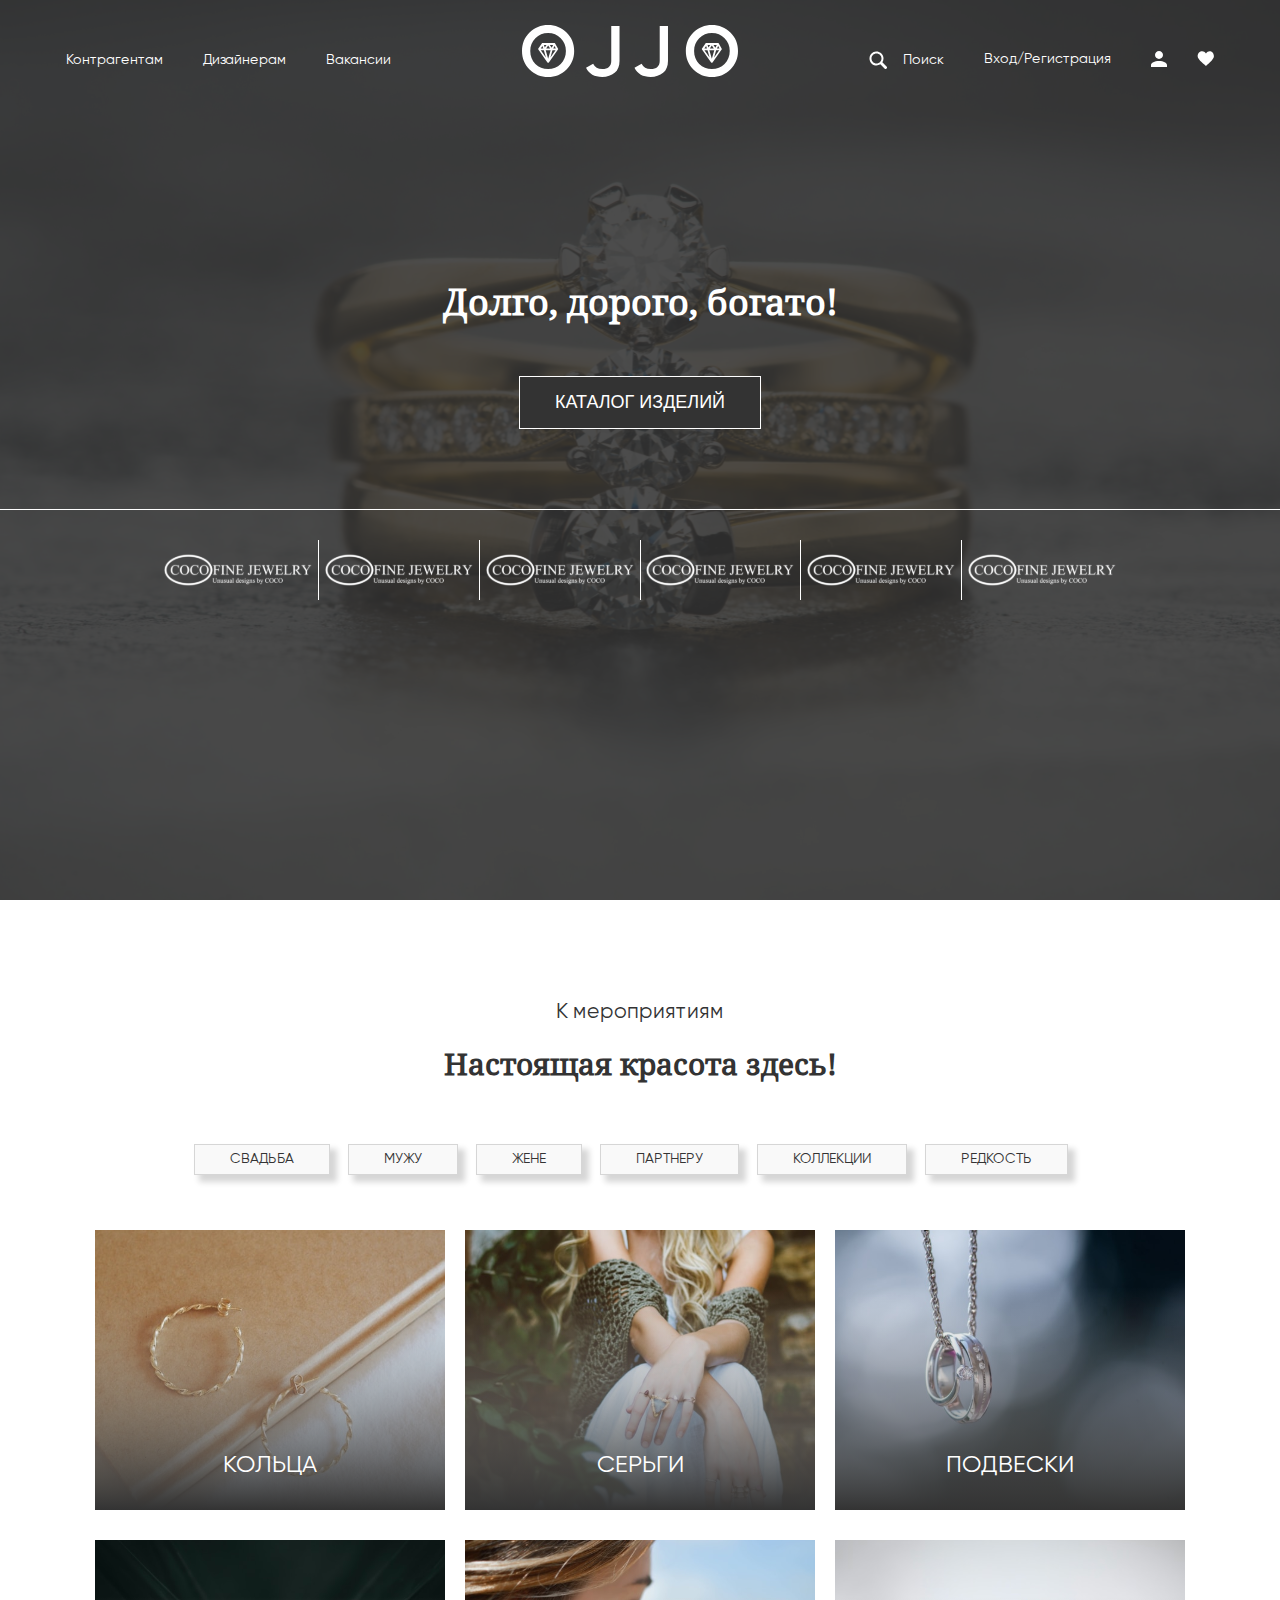
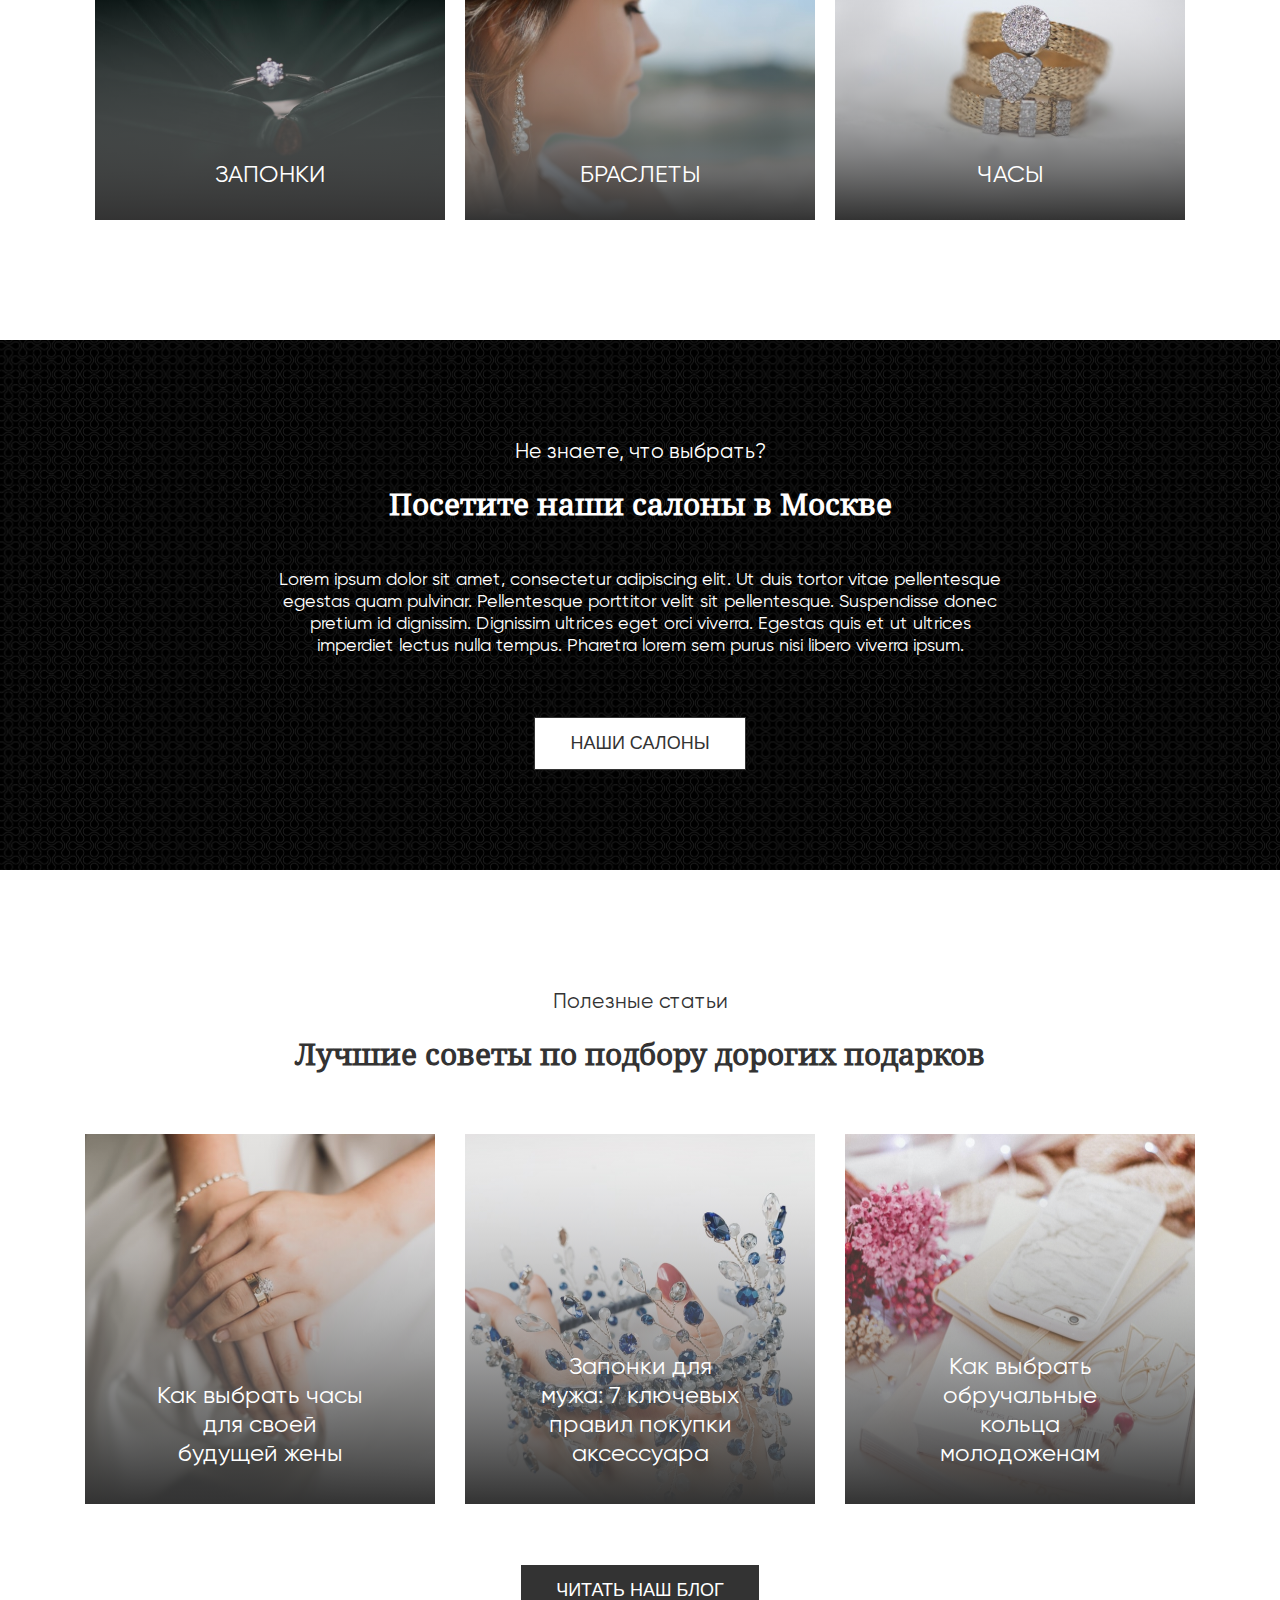
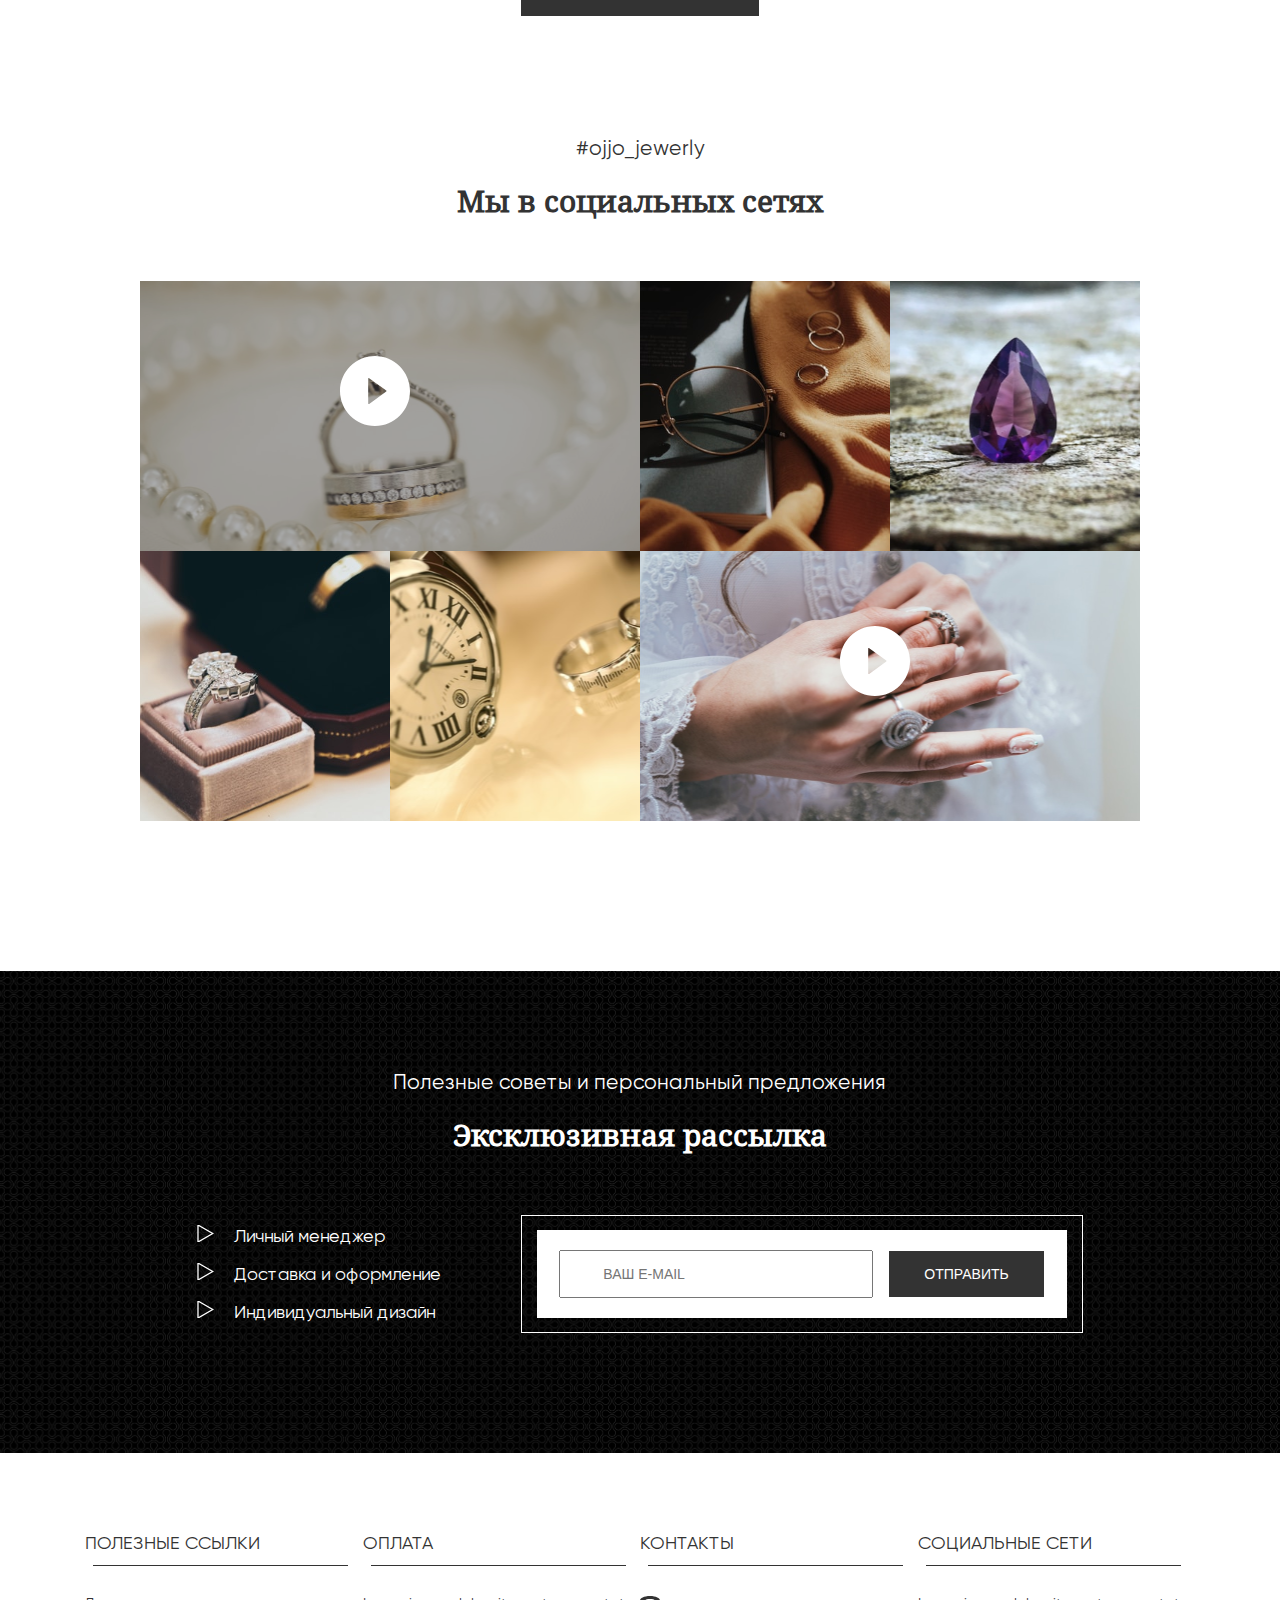
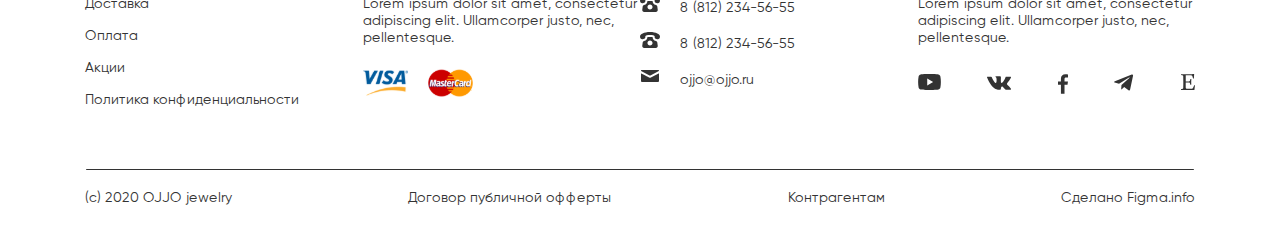
<file: promo/index.html>
<!DOCTYPE html>
<html lang="ru">
<head>
    <title>Promo</title>
    <meta charset="UTF-8">
    <meta http-equiv="X-UA-Compatible" content="IE=edge">
    <meta name="viewport" content="width=device-width, initial-scale=1.0">
    <!-- <link rel="stylesheet" href="./css/normalize.css"> -->
    <link rel="stylesheet" href="./styles/style.css">
</head>
<body>
    <section class="promo">
        <div class="wrapper-promo">
            <header class="header">
                <div class="menu">
                    <a href="" class="link">Контрагентам</a>
                    <a href="" class="link">Дизайнерам</a>
                    <a href="" class="link">Вакансии</a>
                </div>
                <div class="logo">
                    <a href=""></a>
                    <img src="./images/logo.svg" class="logo-img" width="216px" height="52px">
                </div>
                <button class="mobile-btn" id="menu-open"></button>
                
                
                <div class="mobile-menu" id="menu">
                    <div class="mobile-wrap">
                        <div class="mobile-header">
                            <div class="logo-mobile">
                                <a href=""></a>
                                <img src="./images/logo.svg" class="menu-logo" width="216px" height="52px">
                            </div>
                            <button class="close-menu" id="close"></button>
                        </div>
                        <div class="menu-links">
                            <a href="" class="menu-link">Контрагентам</a>
                            <a href="" class="menu-link">Дизайнерам</a>
                            <a href="" class="menu-link">Вакансии</a>
                            <a href="" class="menu-link">Вход/Регистрация</a>
                        </div>
                        <div class="for-users">
                            <div class="for-users-container">
                                <a href="" class="user"></a>
                                <a href="" class="like"></a>
                            </div>
                        </div>
                        <div class="submit">
                            <a href="" class="youtube"></a>
                            <a href="" class="vk"></a>
                            <a href="" class="telegram"></a>
                            <a href="" class="e"></a>
                        </div>
                    </div>
                </div>
               
               
                <div class="menu">
                    <a href="" class="link search">Поиск</a>
                    <a href="" class="link">Вход/Регистрация</a>
                    <a href="" class="link user"></a>
                    <a href="" class=" like"></a>
                </div>
            </header>
            <div class="content">
                <h1 class="title">Долго, дорого, богато!</h1>
                <button class="btn">каталог изделий </button>
            </div>
            <div class="cards divider-horizontal">
                <div class="card-container">
                    <div class=" card card-img divider-vertical"></div>
                    <div class=" card card-img divider-vertical"></div>
                    <div class=" card card-img divider-vertical"></div>
                    <div class=" card card-img divider-vertical"></div>
                    <div class=" card card-img divider-vertical"></div>
                    <div class=" card card-img"></div>
                </div>
            </div>
        </div>    
    </section>
    <section class="products">
        <div class="products-wrapper">
            <div class=" content-products">
                <div class="title-sect">
                    <h3 class="mini-text">К мероприятиям</h2>
                    <h2 class="main-text">Настоящая красота здесь!</h2>
                </div>
                <div class="holidays">
                    <a href class="holiday">Свадьба</a>
                    <a href class="holiday">МУЖУ</a>
                    <a href class="holiday">жене</a>
                    <a href class="holiday">партнеру</a>
                    <a href class="holiday">коллекции</a>
                    <a href class="holiday">редкость </a>
                </div>
                <div class="cards-products">
                        <a href="" class=" card-products">Кольца</a>
                        <a href="" class=" card-products">серьги</a>
                        <a href="" class=" card-products">подвески</a>
                        <a href="" class=" card-products">запонки</a>
                        <a href="" class=" card-products">браслеты</a>
                        <a href="" class=" card-products">часы</a>
                    </div>
                </div>
            </div>
        </div>
    </section>
    <section class="salons">
        <div class="salons-wrap">
            <div class="salons-content">
                <h3 class="mini-text">Не знаете, что выбрать?</h3>
                <h2 class="main-text">Посетите наши салоны в Москве</h2>
                <p class="text">
                    Lorem ipsum dolor sit amet, consectetur adipiscing elit. Ut duis tortor vitae pellentesque egestas quam pulvinar. Pellentesque porttitor velit sit pellentesque. Suspendisse donec pretium id dignissim. Dignissim ultrices eget orci viverra. Egestas quis et ut ultrices imperdiet lectus nulla tempus. Pharetra lorem sem purus nisi libero viverra ipsum.
                </p>
                <button class="salons-btn">наши салоны</button>
            </div>
        </div>
    </section>
    <section class="article">
        <div class="article-wrap">
            <div class="article-content">
                <h3 class="mini-text">Полезные статьи</h3>
                <h2 class="main-text">Лучшие советы по подбору дорогих подарков</h2>
            </div>
            <div class="article-cards">
                <a href="" class="article-card">Как выбрать часы для своей будущей жены</a>
                <a href="" class="article-card">Запонки для мужа: 7 ключевых правил покупки аксессуара</a>
                <a href="" class="article-card">Как выбрать обручальные кольца молодоженам</a>
            </div>
            <button class="article-btn">читать наш блог</button>
        </div>
    </section>
    <section class="social-networks">
        <div class="social-wrap">
            <div class="social-content">
                <h3 class="mini-text">#ojjo_jewerly</h3>
                <h2 class="main-text">Мы в социальных сетях</h2>
            </div>
            <div class="social-cards">
                <!-- <div class="social-cards-container"> -->
                    <a href="" class="social-card"></a>
                    <a href="" class="social-card"></a>
                    <a href="" class="social-card"></a>
                <!-- </div> -->
                <!-- <div class="social-cards-container"> -->
                    <a href="" class="social-card"></a>
                    <a href="" class="social-card"></a>
                    <a href="" class="social-card"></a>
                <!-- </div> -->
            </div>
        </div>
    </section>
    <section class="maling">
        <div class="maling-wrap">
            <div class="maling-text">
                <h3 class="mini-text">Полезные советы и персональный предложения</h3>
                <h2 class="main-text">Эксклюзивная рассылка</h2>
            </div>
            <div class="maling-content">
                <div class="maling-links">
                    <a href="" class="maling-link">Личный менеджер</a>
                    <a href="" class="maling-link">Доставка и оформление</a>
                    <a href="" class="maling-link">Индивидуальный дизайн</a>
                </div>
                <div class="maling-submit">
                    <div class="maling-submit-wrap">
                        <input type="email" class="input-email" placeholder="Ваш e-mail">
                        <button class="btn-submit">отправить</button>
                    </div>
                </div>
            </div>
        </div>
    </section>
    <footer class="footer">
        <div class="footer-wrap">
            <div class="footer-main-content">
                <div class="footer-links">
                    <h4 class="footer-main-text">Полезные ссылки</h4>
                    <a href="" class="footer-link">Доставка</a>
                    <a href="" class="footer-link">Оплата</a>
                    <a href="" class="footer-link">Акции</a>
                    <a href="" class="footer-link">Политика конфиденциальности</a>
                </div>
                <div class="footer-links">
                    <h4 class=" footer-main-text">оплата</h4>
                    <p class="footer-text">
                        Lorem ipsum dolor sit amet, consectetur adipiscing elit. Ullamcorper justo, nec, pellentesque.
                    </p>
                    <div class="payment">
                        <span class="visa"></span>
                        <span class="mastercard"></span>
                    </div>
                </div>
                <div class="footer-links">
                    <h4 class="footer-main-text">контакты</h4>
                    <a href="tel:8 (812) 234-56-55" class="contacts-link">8 (812) 234-56-55</a>
                    <a href="tel:8 (812) 234-56-55" class="contacts-link">8 (812) 234-56-55</a>
                    <a href="mailto:ojjo@ojjo.ru" class=" contacts-link">ojjo@ojjo.ru</a>
                </div>
                <div class="footer-links">
                    <h4 class="footer-main-text">социальные сети</h4>
                    <p class="footer-text">
                        Lorem ipsum dolor sit amet, consectetur adipiscing elit. Ullamcorper justo, nec, pellentesque.
                    </p>
                    <div class="social-networks-mini-links">
                        <a href="" class="social-networks-mini-link"></a>
                        <a href="" class="social-networks-mini-link"></a>
                        <a href="" class="social-networks-mini-link"></a>
                        <a href="" class="social-networks-mini-link"></a>
                        <a href="" class="social-networks-mini-link"></a>
                    </div>
                </div>
            </div>
            <div class="footer-info">
                <p class="footer-text">(c) 2020 OJJO jewelry</p>
                <a href="" class="footer-info-link">Договор публичной офферты</a>
                <a href="" class="footer-info-link">Контрагентам</a>
                <a href="" class="footer-info-link">Сделано Figma.info</a>
            </div>
        </div>
    </footer>
    <script src="./js/script.js"></script>
</body>
</html>
</file>
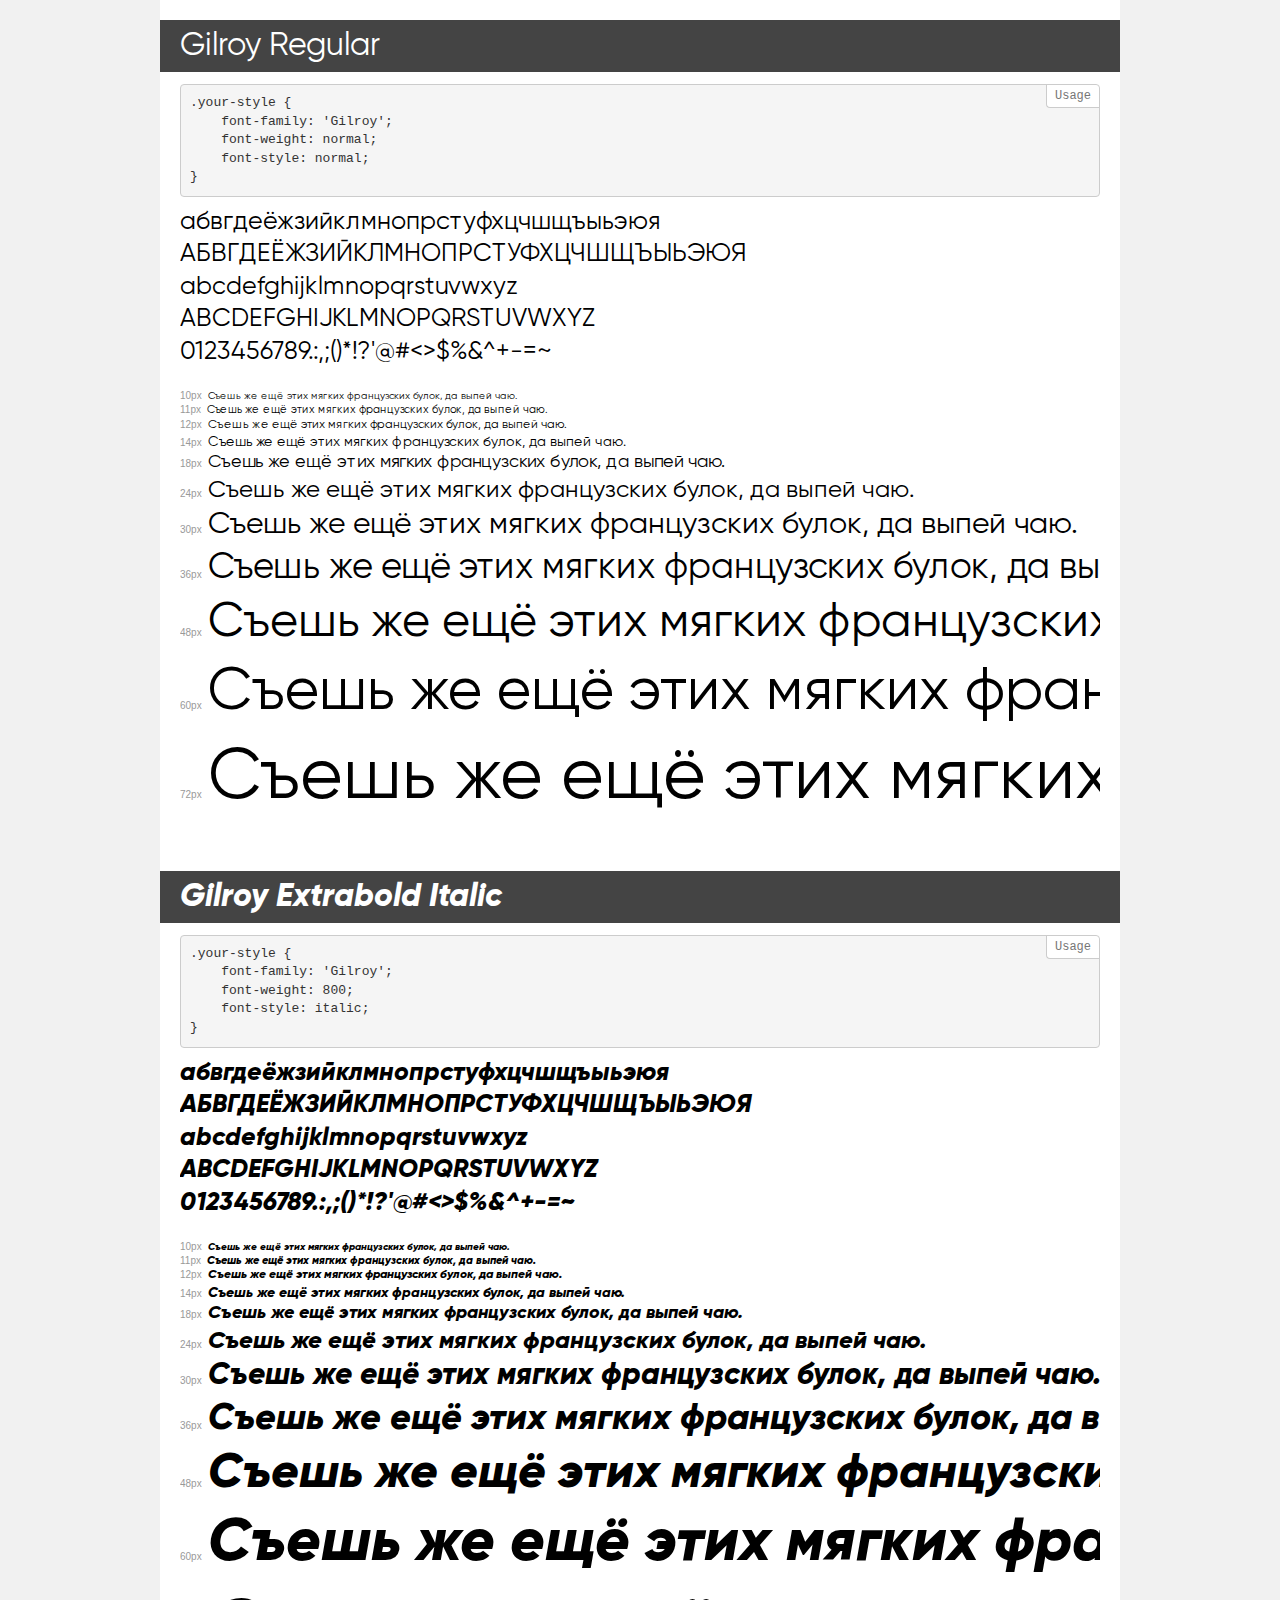
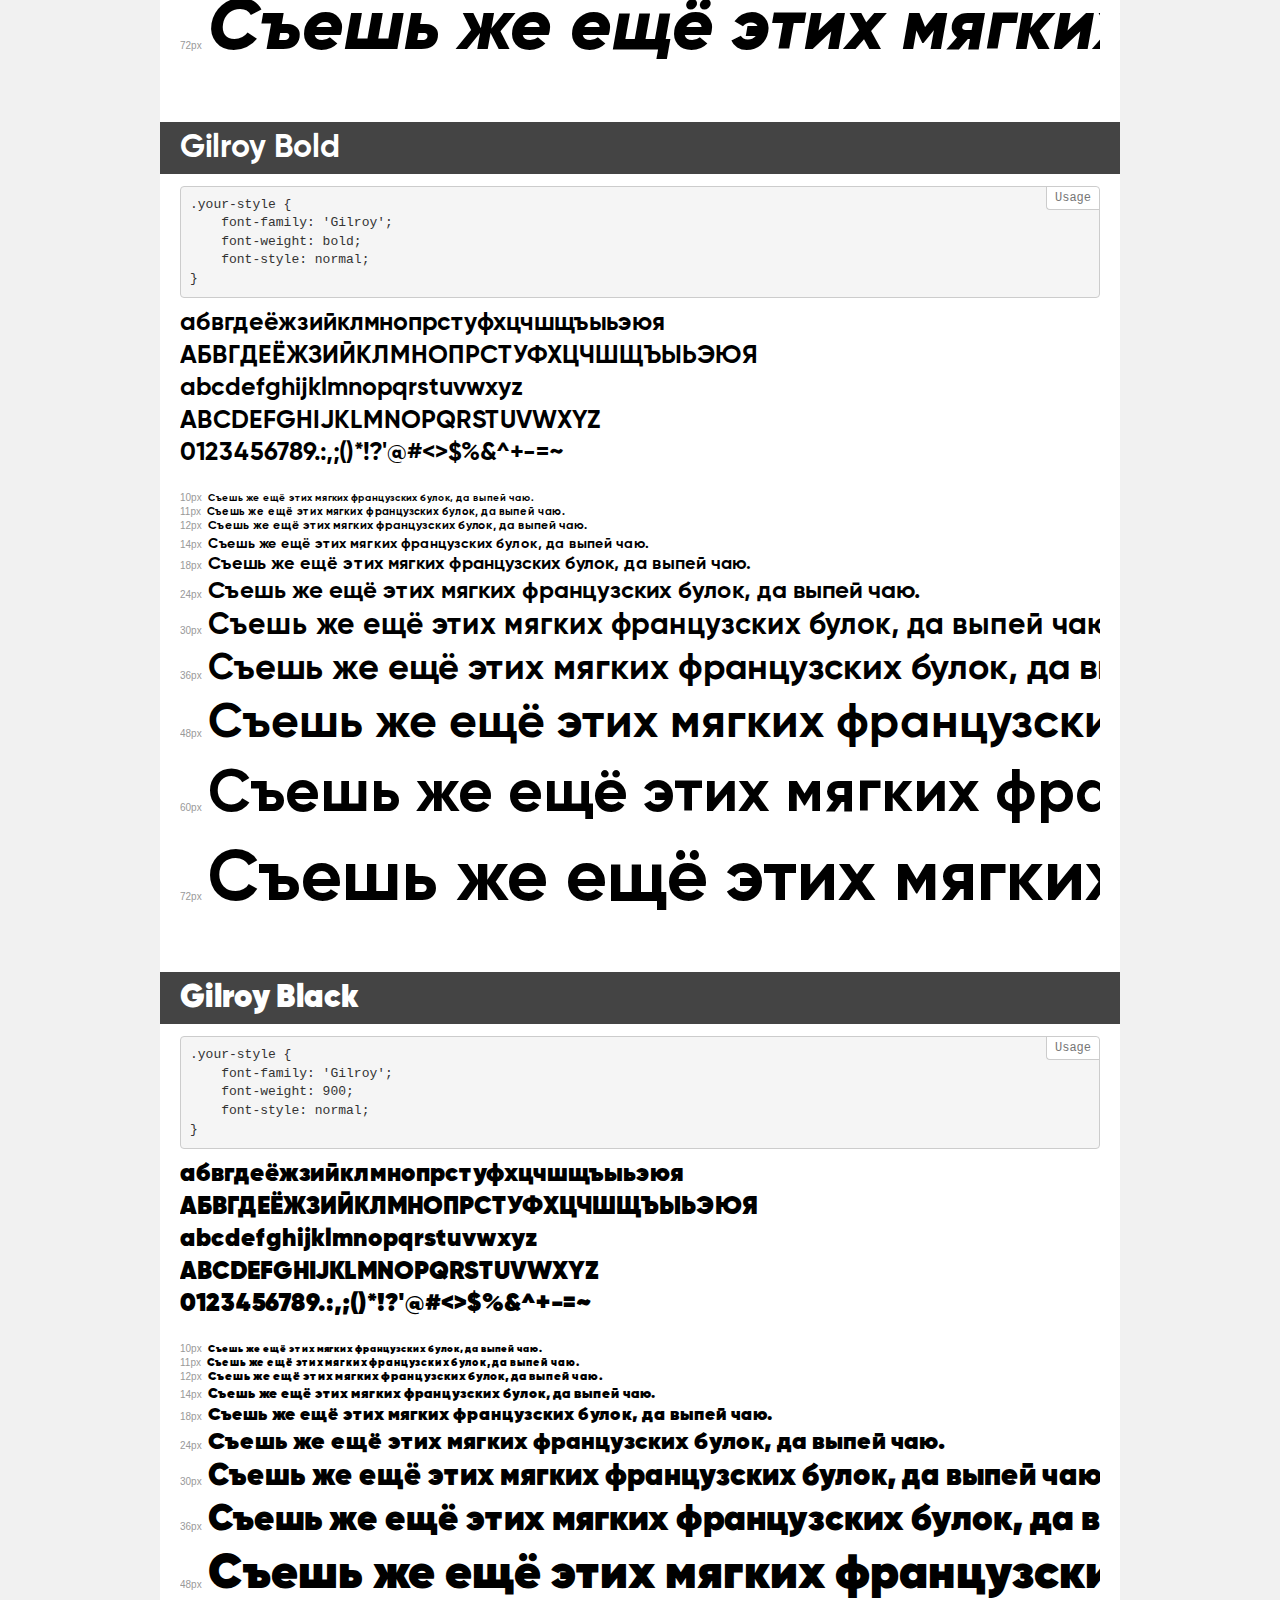
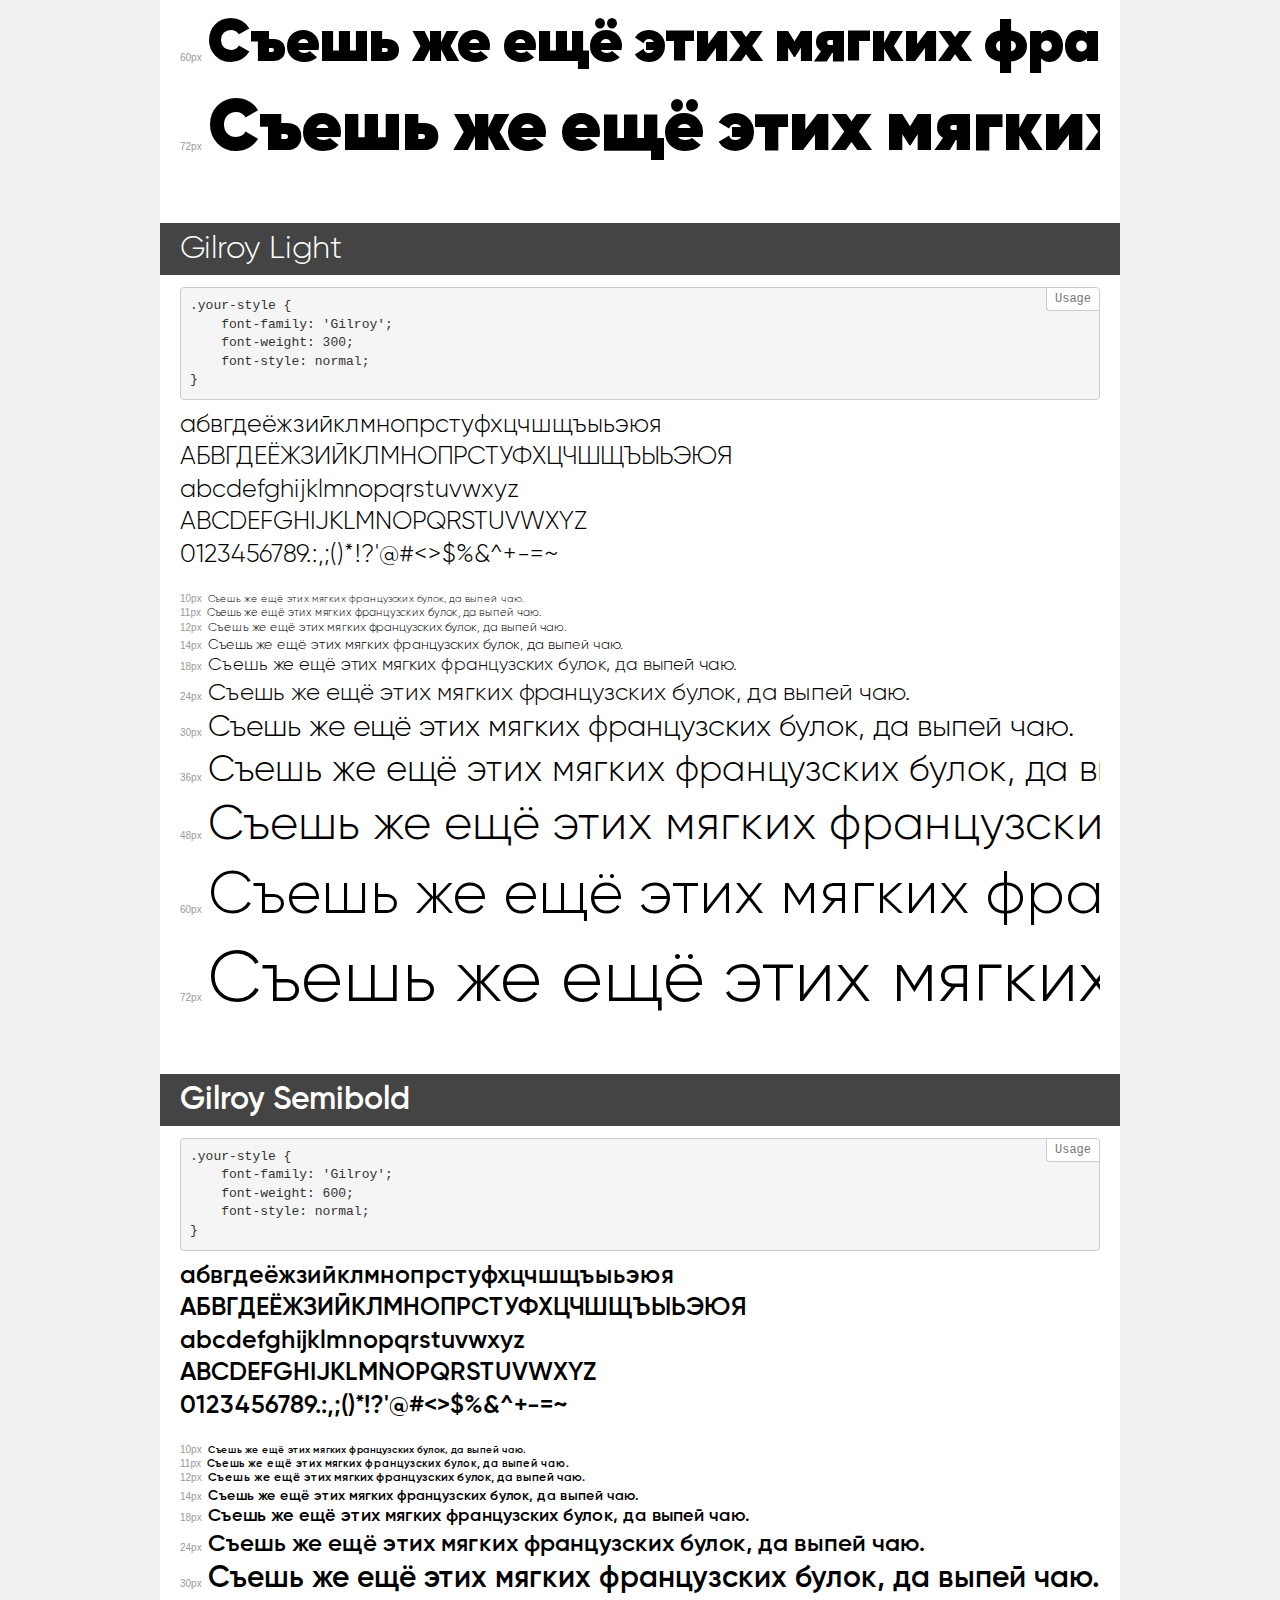
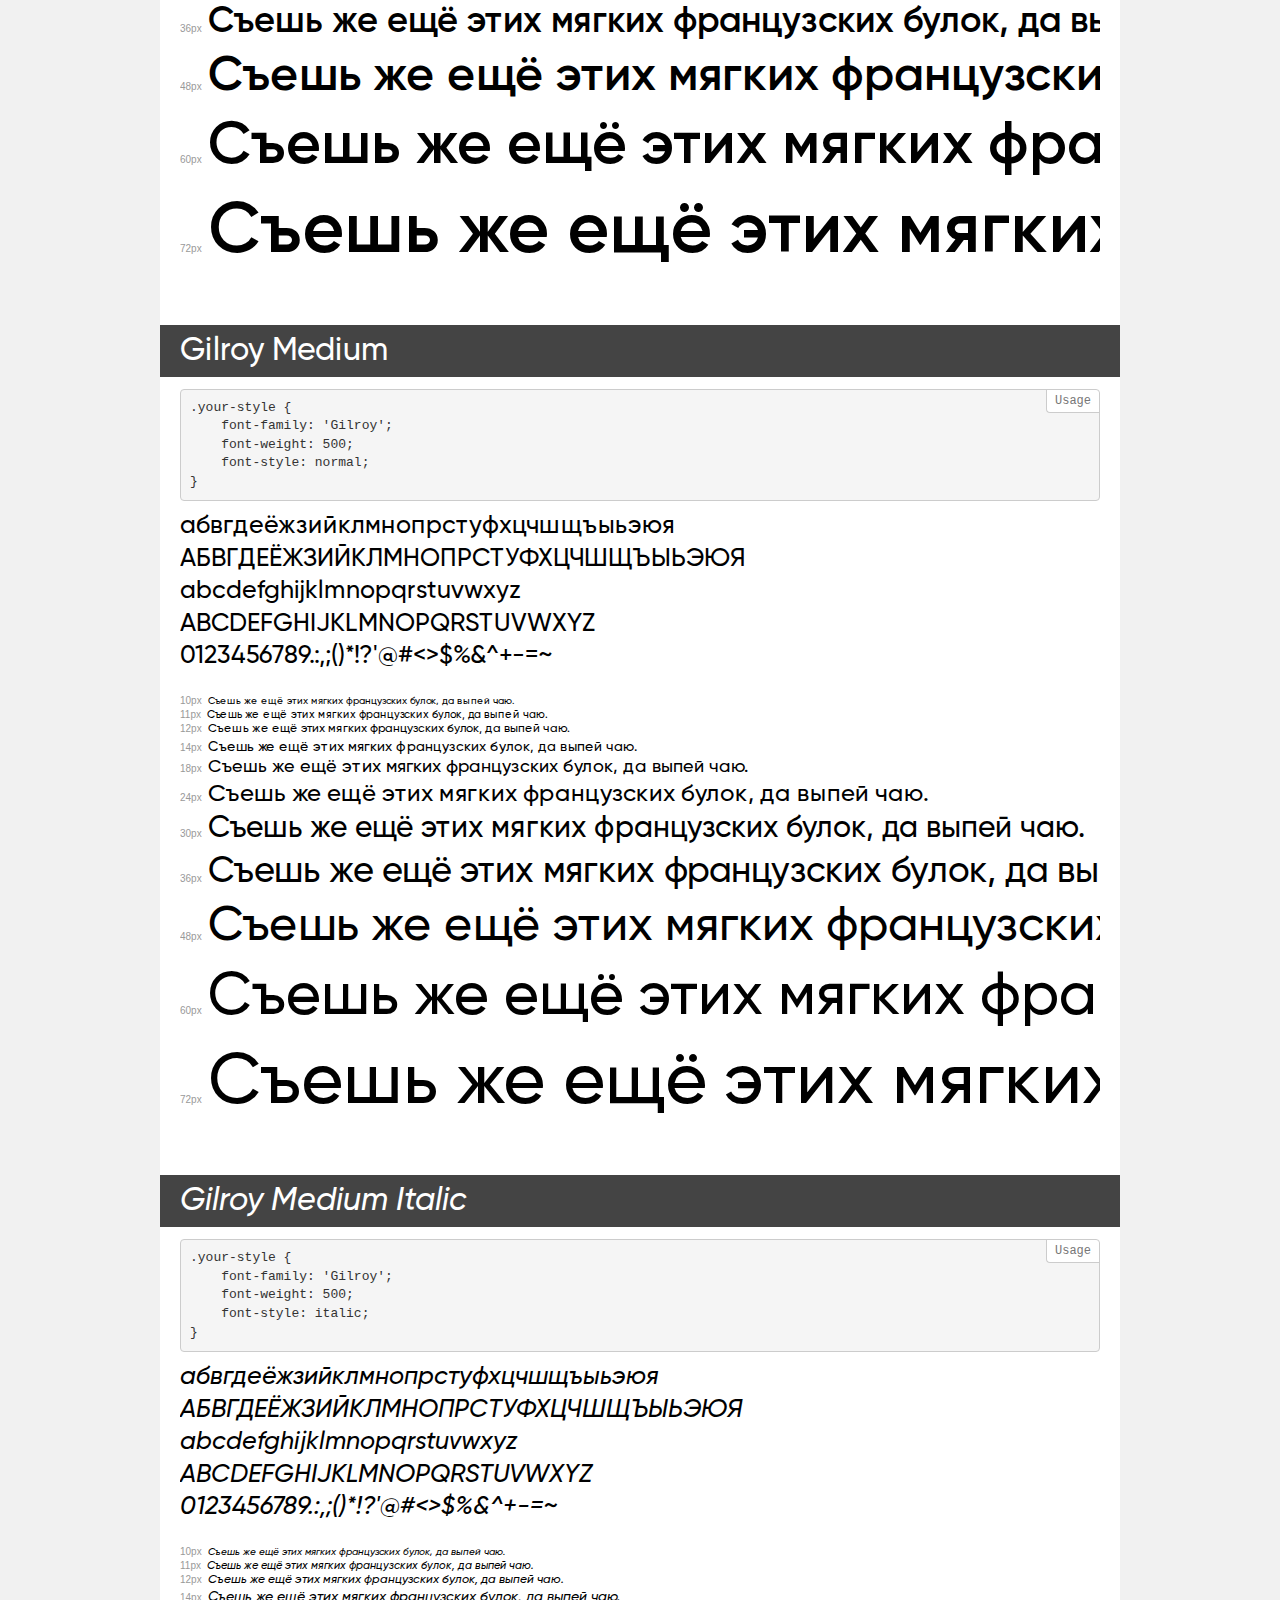
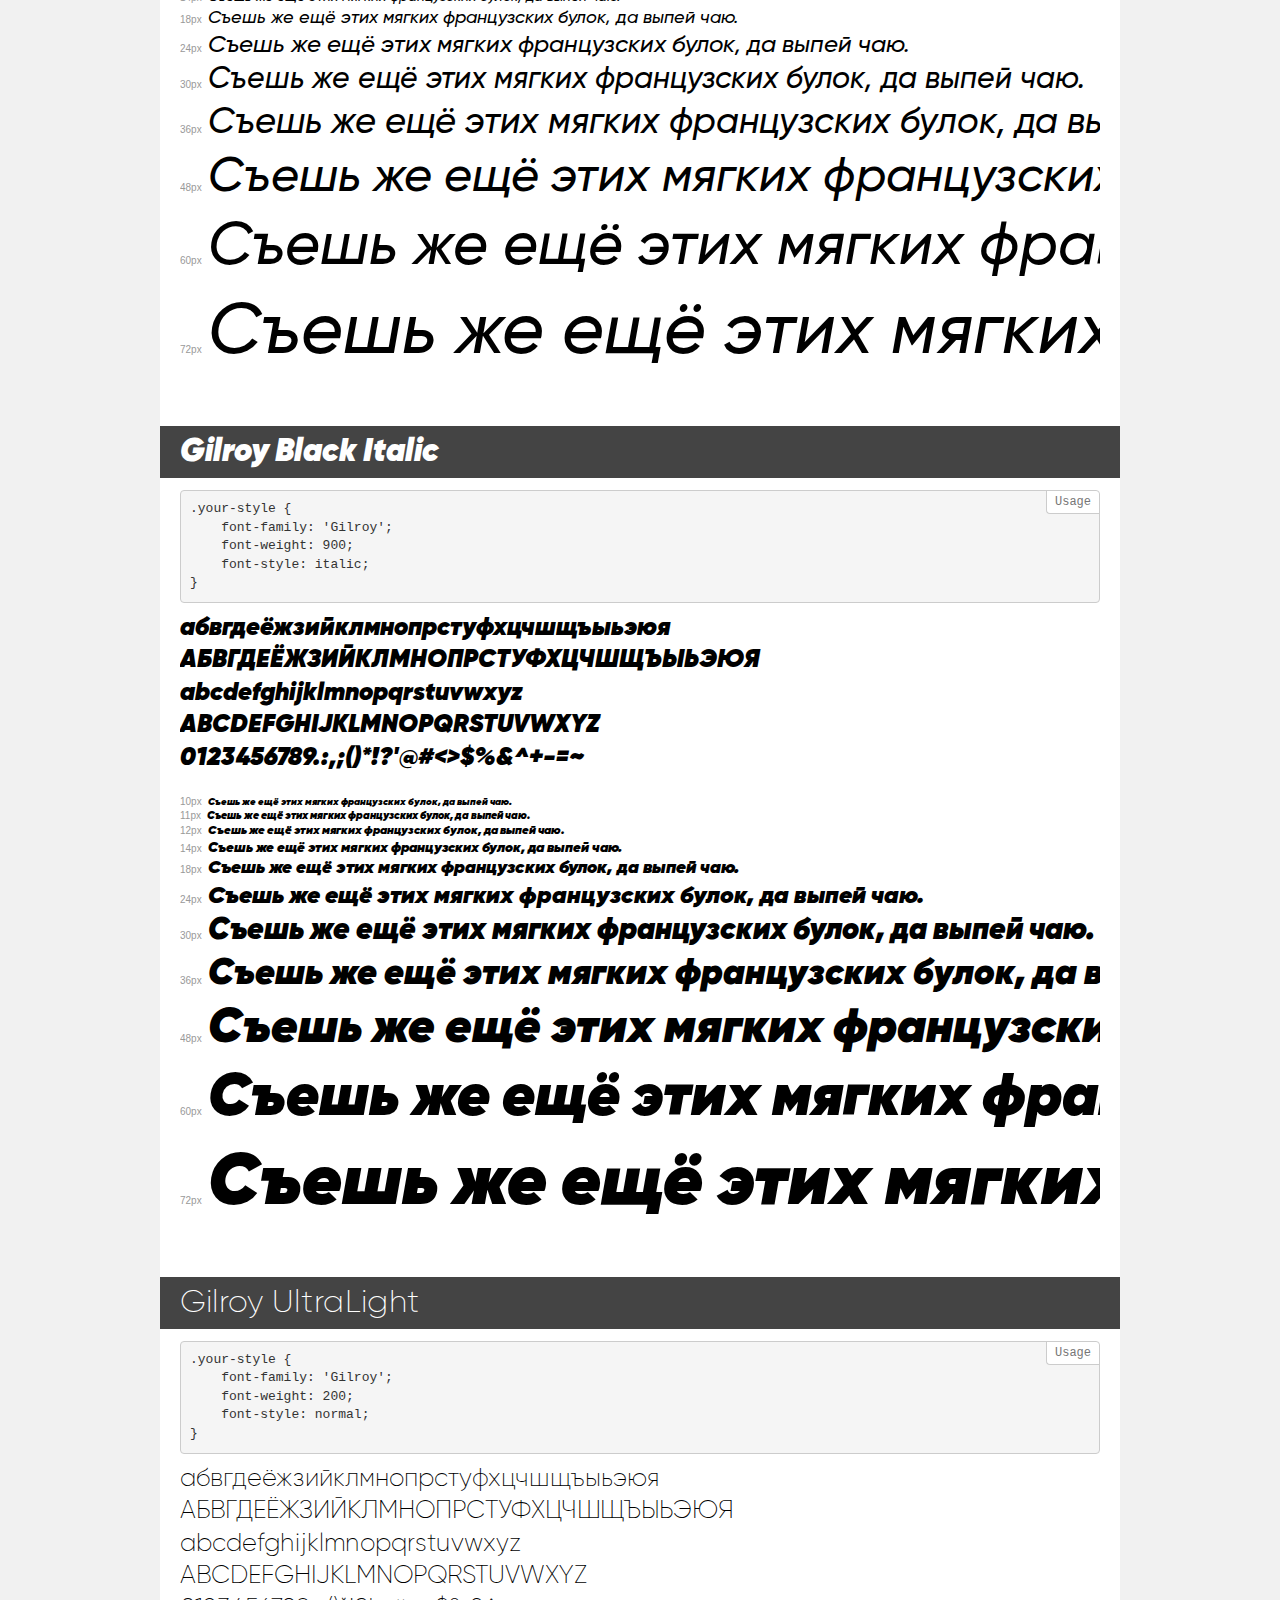
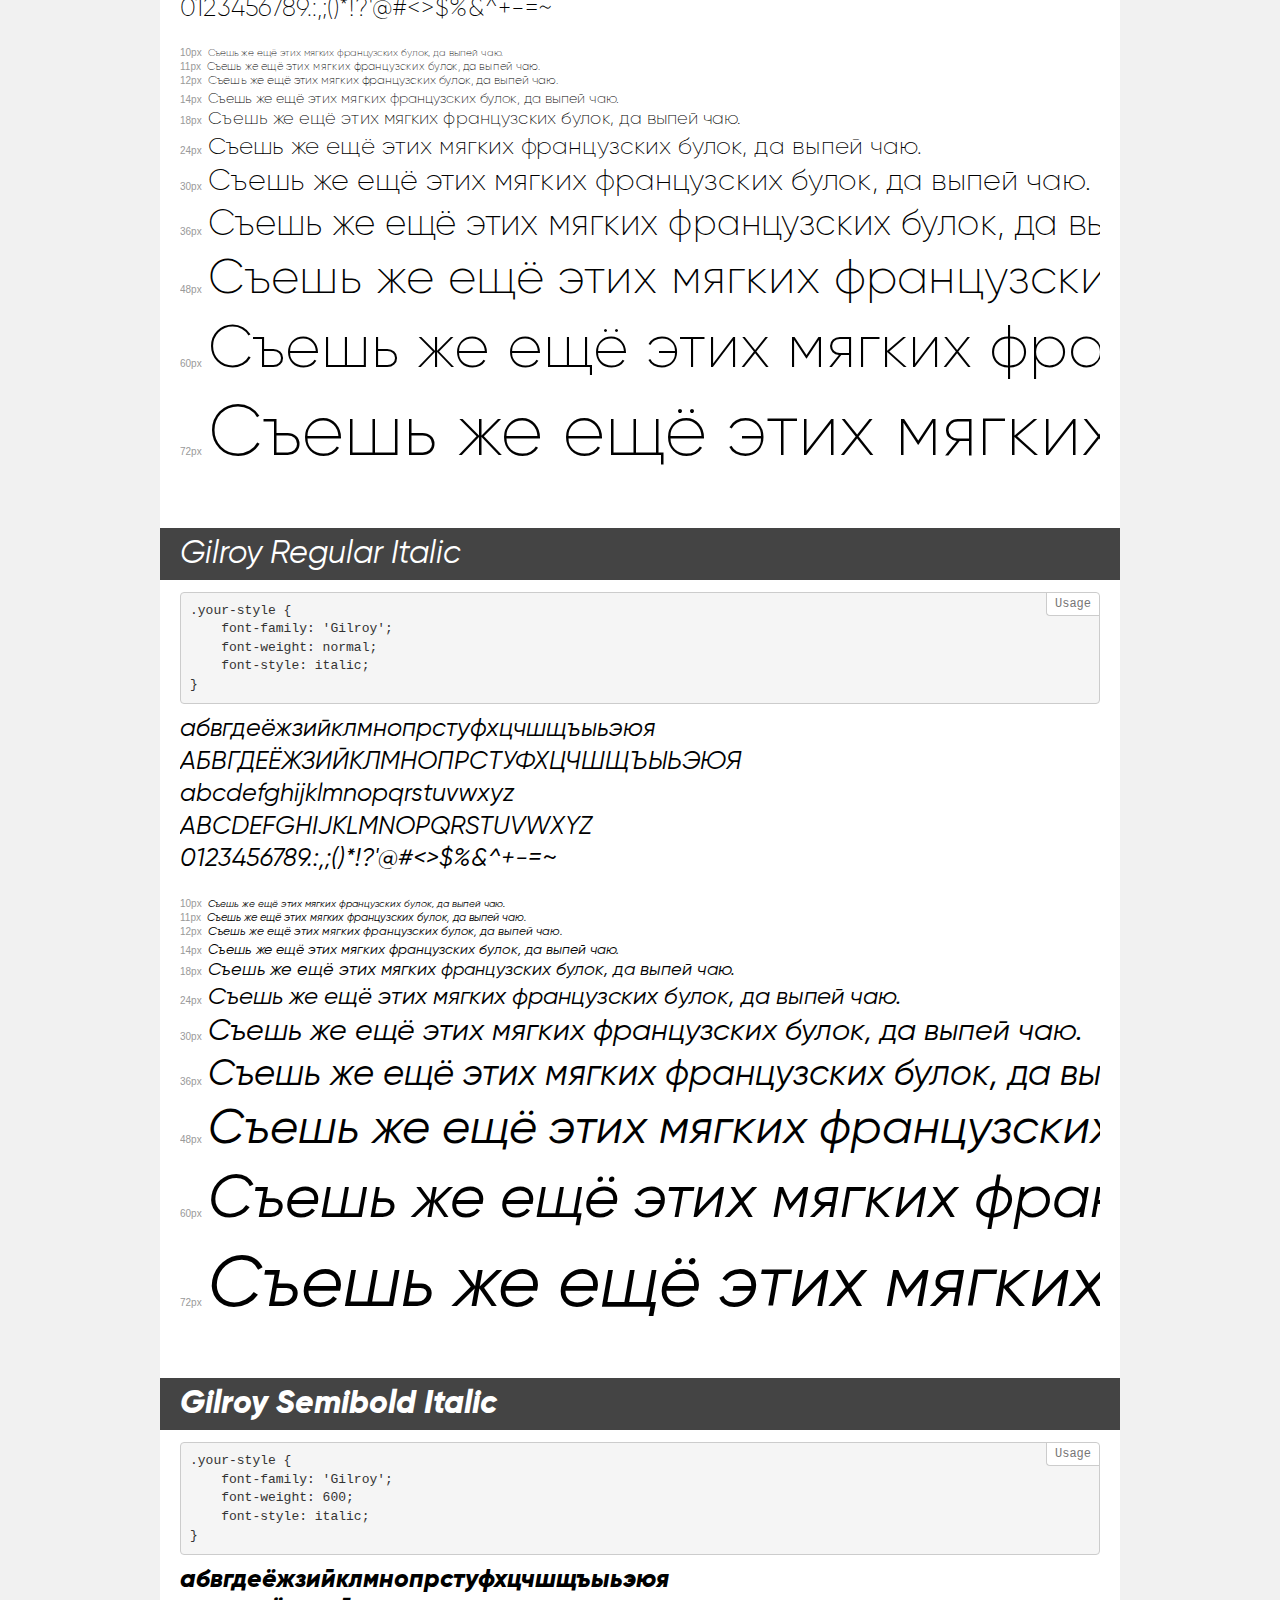
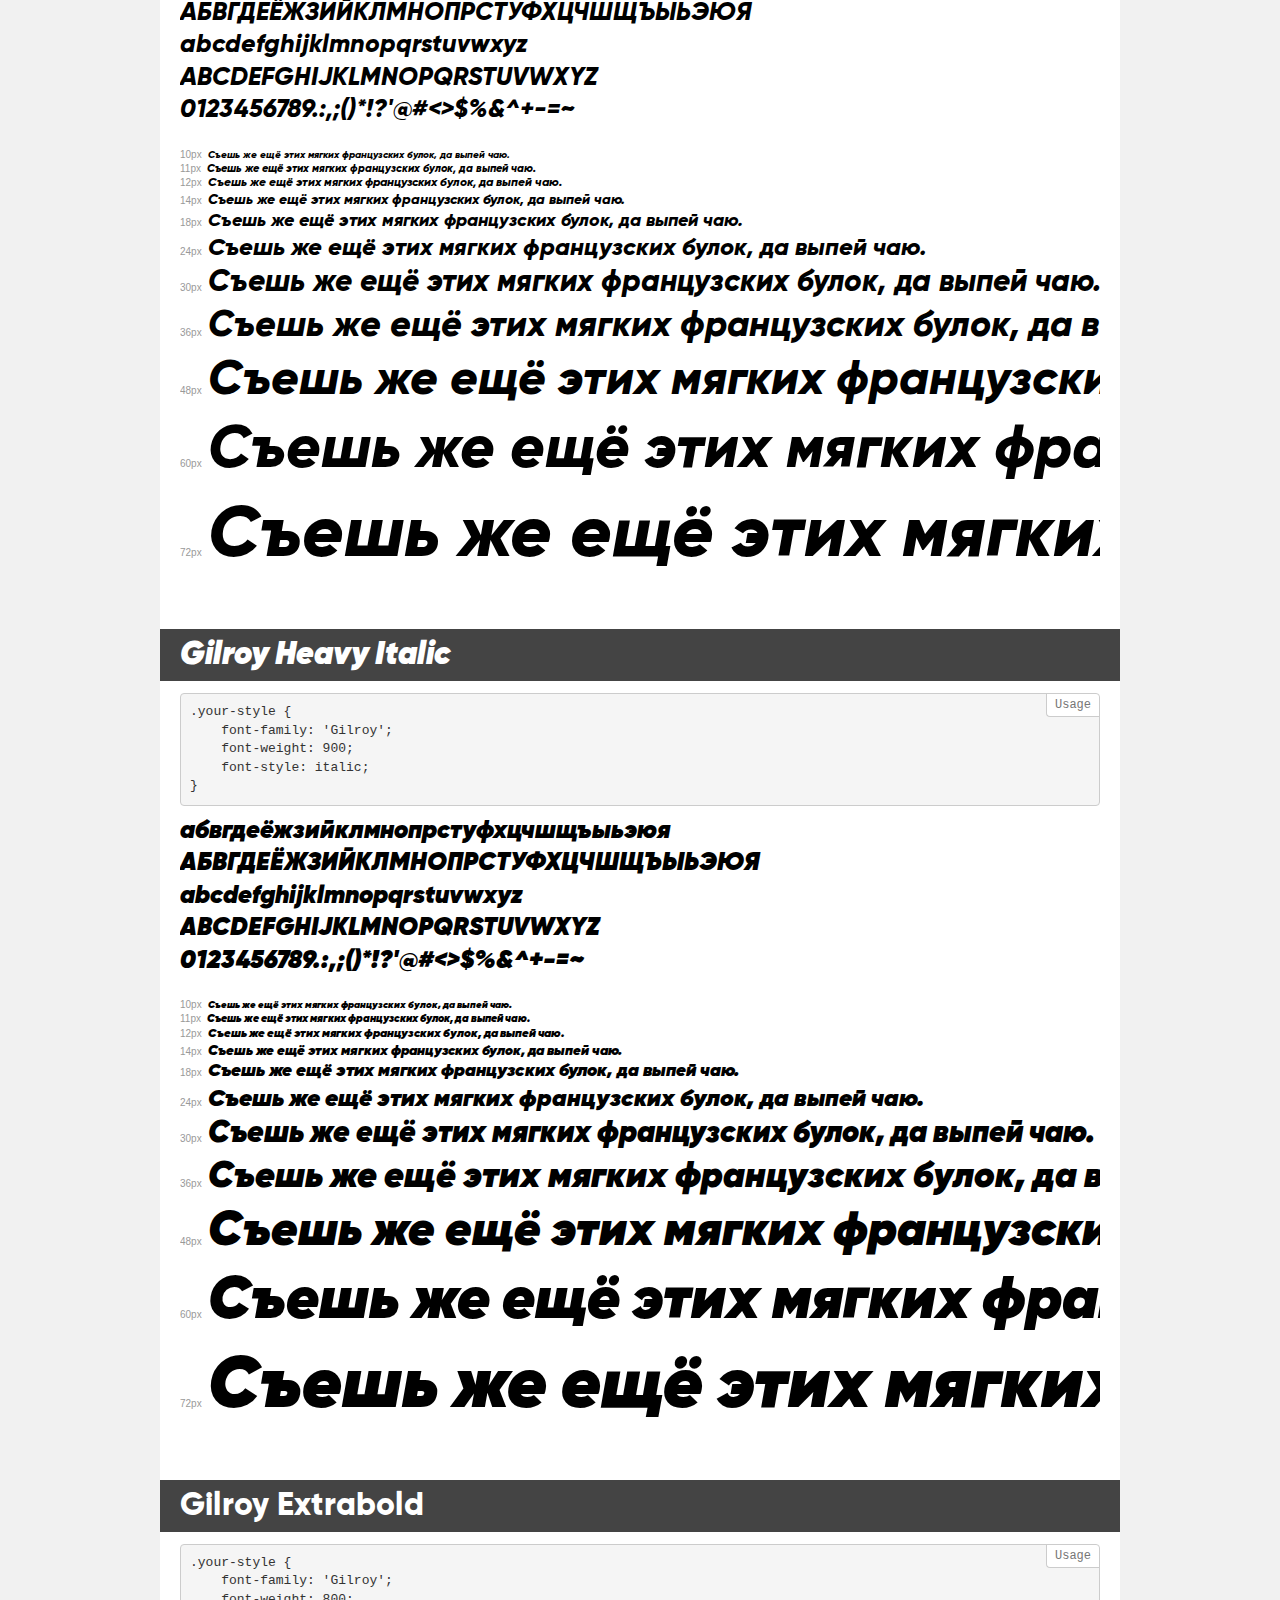
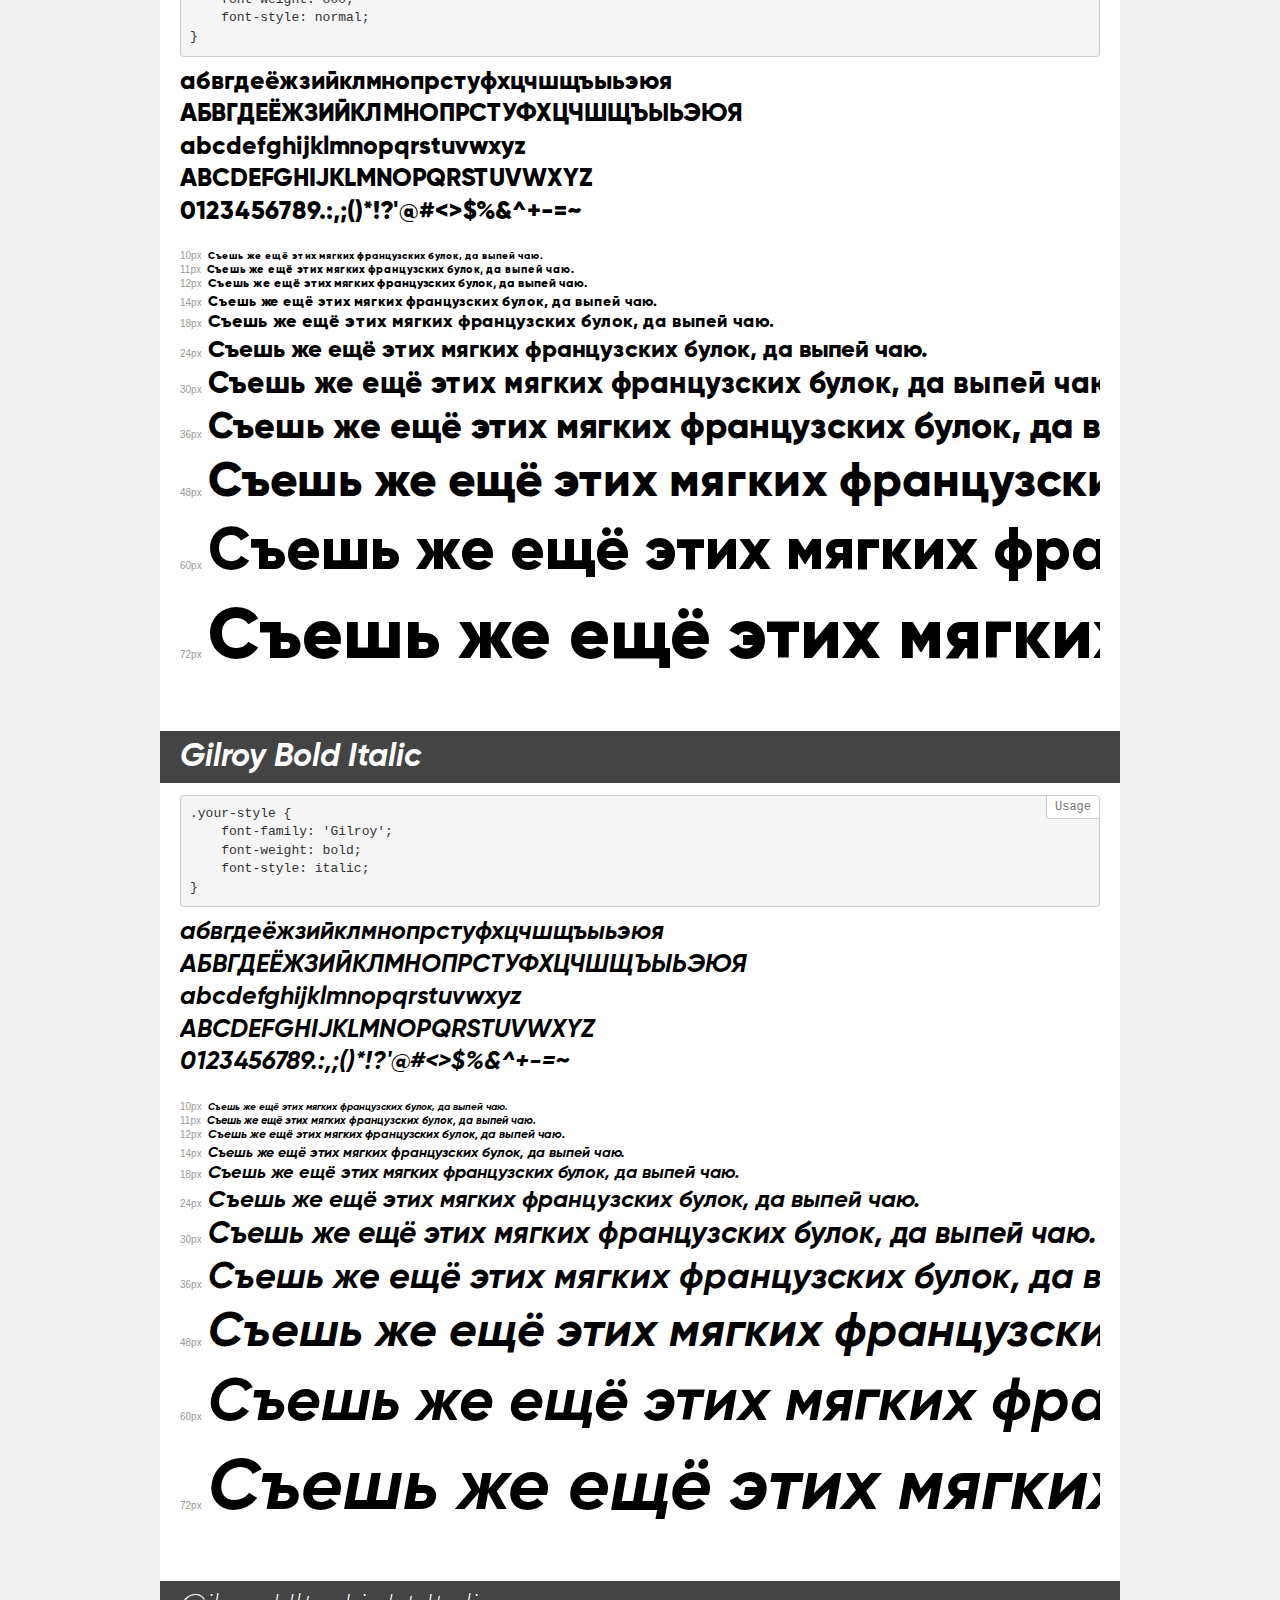
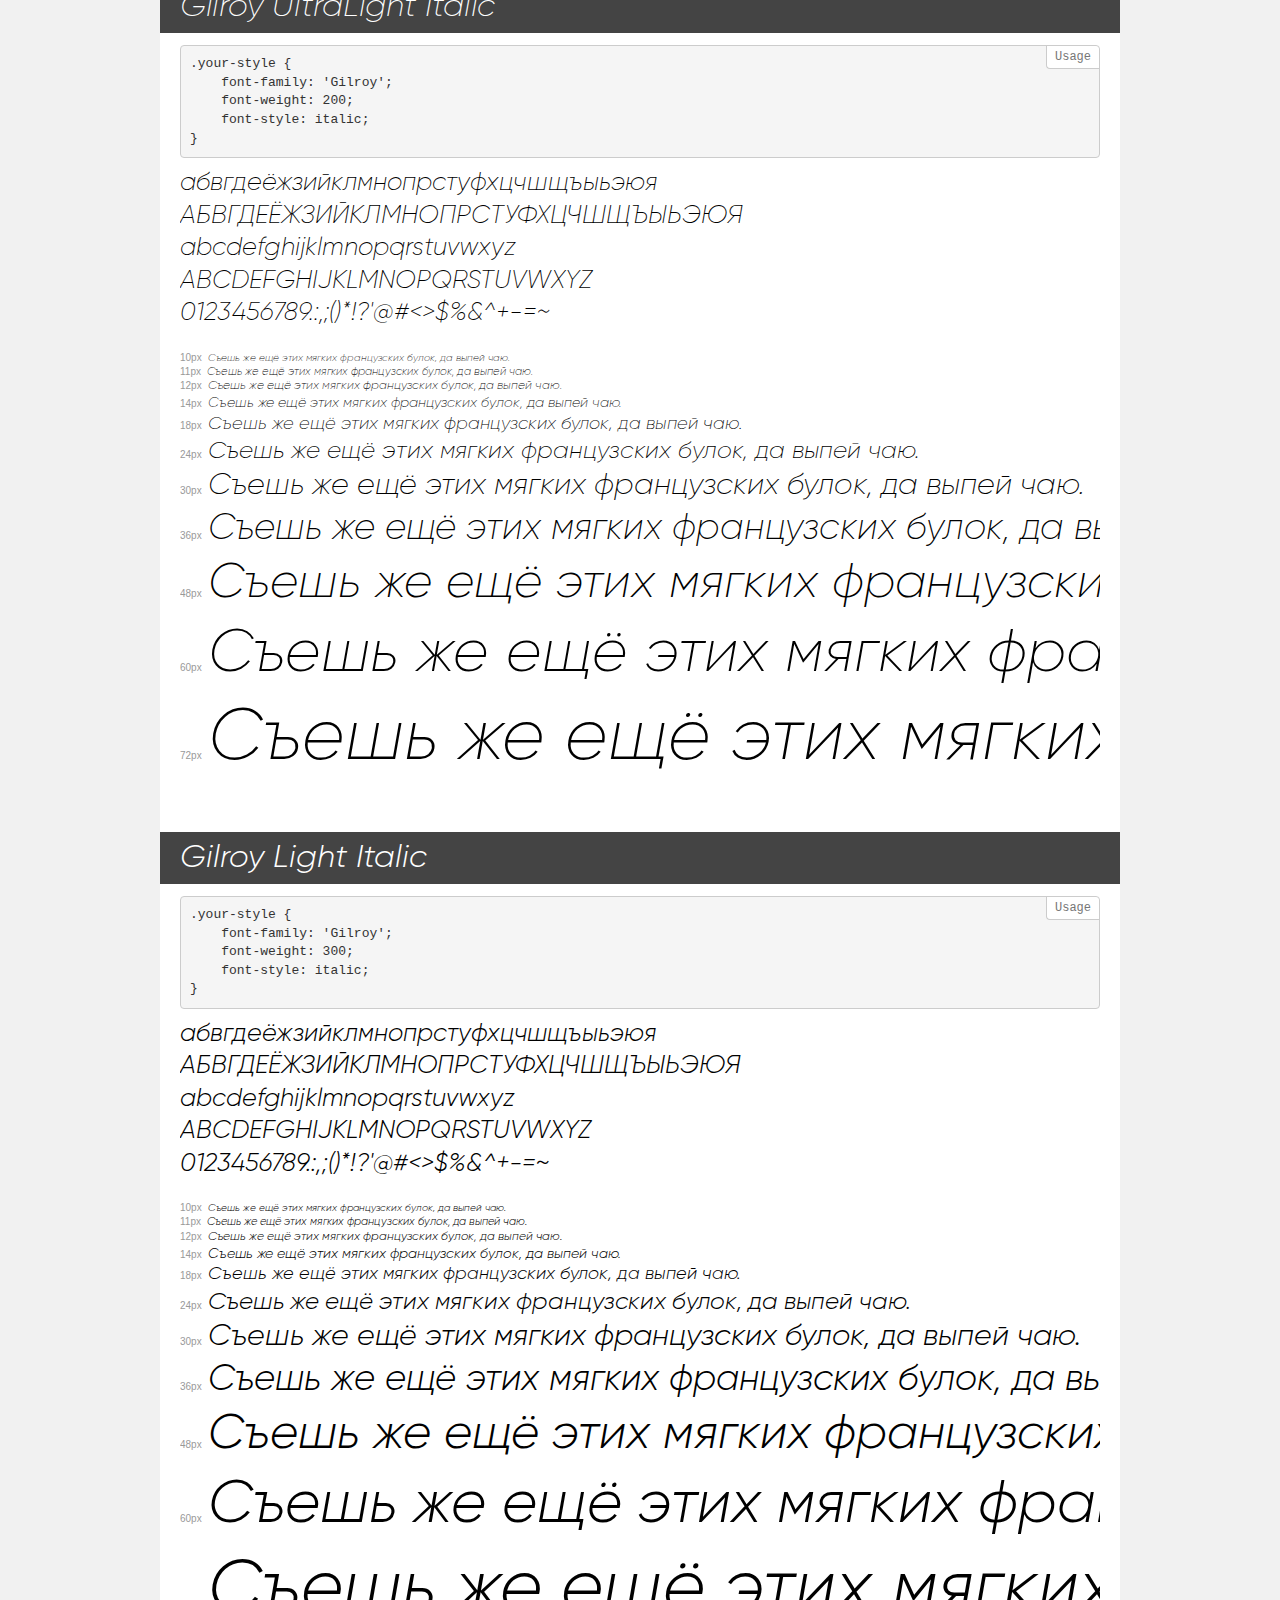
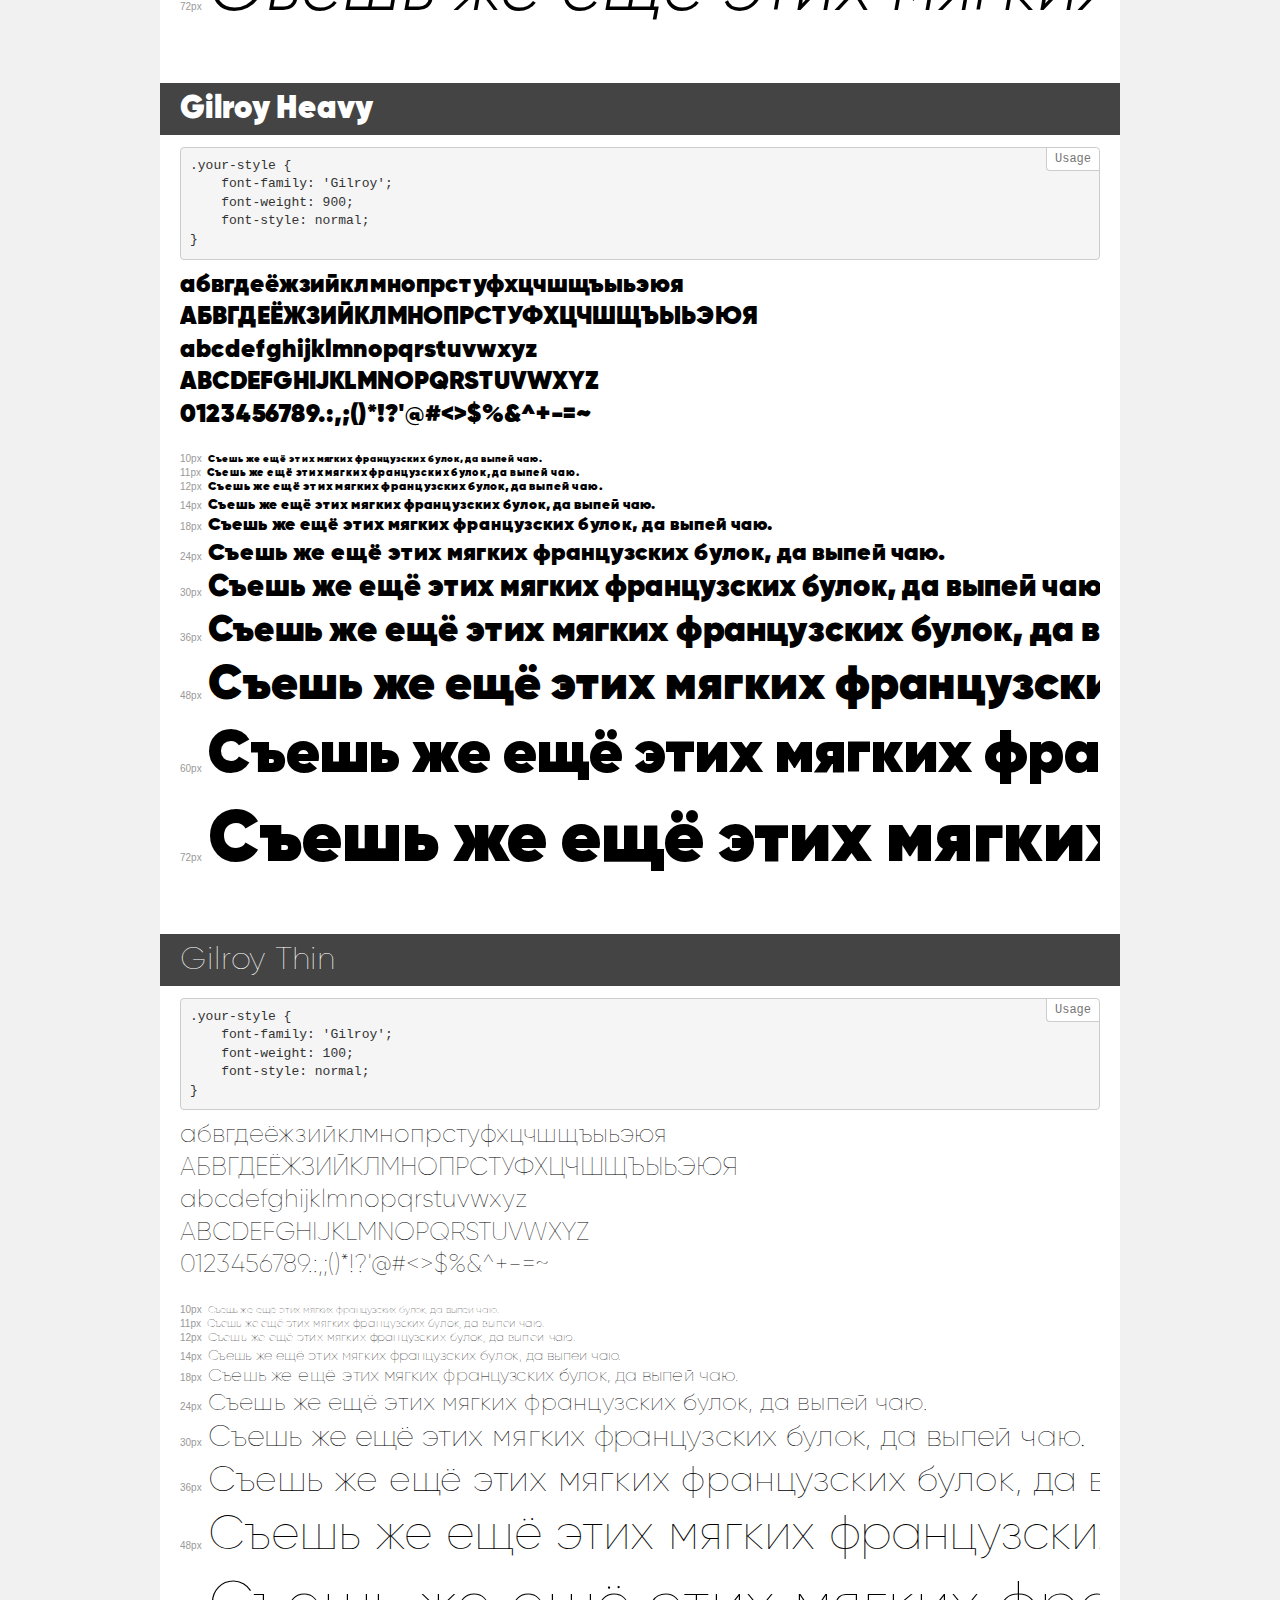
<file: catalog/fonts/gilroy/demo.html>
<!DOCTYPE html>
<html>
<head>
    <meta charset="utf-8">
    <meta http-equiv="X-UA-Compatible" content="IE=edge">
    <meta name="viewport" content="width=device-width, initial-scale=1">
    <meta name="robots" content="noindex, noarchive">
    <meta name="format-detection" content="telephone=no">
    <title>Transfonter demo</title>
    <link href="stylesheet.css" rel="stylesheet">
    <style>
        /*
        http://meyerweb.com/eric/tools/css/reset/
        v2.0 | 20110126
        License: none (public domain)
        */
        html, body, div, span, applet, object, iframe,
        h1, h2, h3, h4, h5, h6, p, blockquote, pre,
        a, abbr, acronym, address, big, cite, code,
        del, dfn, em, img, ins, kbd, q, s, samp,
        small, strike, strong, sub, sup, tt, var,
        b, u, i, center,
        dl, dt, dd, ol, ul, li,
        fieldset, form, label, legend,
        table, caption, tbody, tfoot, thead, tr, th, td,
        article, aside, canvas, details, embed,
        figure, figcaption, footer, header, hgroup,
        menu, nav, output, ruby, section, summary,
        time, mark, audio, video {
            margin: 0;
            padding: 0;
            border: 0;
            font-size: 100%;
            font: inherit;
            vertical-align: baseline;
        }
        /* HTML5 display-role reset for older browsers */
        article, aside, details, figcaption, figure,
        footer, header, hgroup, menu, nav, section {
            display: block;
        }
        body {
            line-height: 1;
        }
        ol, ul {
            list-style: none;
        }
        blockquote, q {
            quotes: none;
        }
        blockquote:before, blockquote:after,
        q:before, q:after {
            content: '';
            content: none;
        }
        table {
            border-collapse: collapse;
            border-spacing: 0;
        }
        /* common styles */
        body {
            background: #f1f1f1;
            color: #000;
        }
        .page {
            background: #fff;
            width: 920px;
            margin: 0 auto;
            padding: 20px 20px 0 20px;
            overflow: hidden;
        }
        .font-container {
            overflow-x: auto;
            overflow-y: hidden;
            margin-bottom: 40px;
            line-height: 1.3;
            white-space: nowrap;
            padding-bottom: 5px;
        }
        h1 {
            position: relative;
            background: #444;
            font-size: 32px;
            color: #fff;
            padding: 10px 20px;
            margin: 0 -20px 12px -20px;
        }
        .letters {
            font-size: 25px;
            margin-bottom: 20px;
        }
        .s10:before {
            content: '10px';
        }
        .s11:before {
            content: '11px';
        }
        .s12:before {
            content: '12px';
        }
        .s14:before {
            content: '14px';
        }
        .s18:before {
            content: '18px';
        }
        .s24:before {
            content: '24px';
        }
        .s30:before {
            content: '30px';
        }
        .s36:before {
            content: '36px';
        }
        .s48:before {
            content: '48px';
        }
        .s60:before {
            content: '60px';
        }
        .s72:before {
            content: '72px';
        }
        .s10:before, .s11:before, .s12:before, .s14:before,
        .s18:before, .s24:before, .s30:before, .s36:before,
        .s48:before, .s60:before, .s72:before {
            font-family: Arial, sans-serif;
            font-size: 10px;
            font-weight: normal;
            font-style: normal;
            color: #999;
            padding-right: 6px;
        }
        pre {
            display: block;
            position: relative;
            padding: 9px;
            margin: 0 0 10px;
            font-family: Monaco, Menlo, Consolas, "Courier New", monospace !important;
            font-size: 13px;
            line-height: 1.428571429;
            color: #333;
            font-weight: normal !important;
            font-style: normal !important;
            background-color: #f5f5f5;
            border: 1px solid #ccc;
            overflow-x: auto;
            border-radius: 4px;
        }
        pre:after {
            display: block;
            position: absolute;
            right: 0;
            top: 0;
            content: 'Usage';
            line-height: 1;
            padding: 5px 8px;
            font-size: 12px;
            color: #767676;
            background-color: #fff;
            border: 1px solid #ccc;
            border-right: none;
            border-top: none;
            border-radius: 0 4px 0 4px;
            z-index: 10;
        }
        /* responsive */
        @media (max-width: 959px) {
            .page {
                width: auto;
                margin: 0;
            }
        }
    </style>
</head>
<body>
<div class="page">
    <div class="demo" style="font-family: 'Gilroy'; font-weight: normal; font-style: normal;">
        <h1>Gilroy Regular</h1>
        <pre>.your-style {
    font-family: 'Gilroy';
    font-weight: normal;
    font-style: normal;
}</pre>
        <div class="font-container">
            <p class="letters">
                абвгдеёжзийклмнопрстуфхцчшщъыьэюя<br>
АБВГДЕЁЖЗИЙКЛМНОПРСТУФХЦЧШЩЪЫЬЭЮЯ<br>
abcdefghijklmnopqrstuvwxyz<br>
ABCDEFGHIJKLMNOPQRSTUVWXYZ<br>
                0123456789.:,;()*!?'@#<>$%&^+-=~
            </p>
            <p class="s10" style="font-size: 10px;">Съешь же ещё этих мягких французских булок, да выпей чаю.</p>
            <p class="s11" style="font-size: 11px;">Съешь же ещё этих мягких французских булок, да выпей чаю.</p>
            <p class="s12" style="font-size: 12px;">Съешь же ещё этих мягких французских булок, да выпей чаю.</p>
            <p class="s14" style="font-size: 14px;">Съешь же ещё этих мягких французских булок, да выпей чаю.</p>
            <p class="s18" style="font-size: 18px;">Съешь же ещё этих мягких французских булок, да выпей чаю.</p>
            <p class="s24" style="font-size: 24px;">Съешь же ещё этих мягких французских булок, да выпей чаю.</p>
            <p class="s30" style="font-size: 30px;">Съешь же ещё этих мягких французских булок, да выпей чаю.</p>
            <p class="s36" style="font-size: 36px;">Съешь же ещё этих мягких французских булок, да выпей чаю.</p>
            <p class="s48" style="font-size: 48px;">Съешь же ещё этих мягких французских булок, да выпей чаю.</p>
            <p class="s60" style="font-size: 60px;">Съешь же ещё этих мягких французских булок, да выпей чаю.</p>
            <p class="s72" style="font-size: 72px;">Съешь же ещё этих мягких французских булок, да выпей чаю.</p>
        </div>
    </div>
    <div class="demo" style="font-family: 'Gilroy'; font-weight: 800; font-style: italic;">
        <h1>Gilroy Extrabold Italic</h1>
        <pre>.your-style {
    font-family: 'Gilroy';
    font-weight: 800;
    font-style: italic;
}</pre>
        <div class="font-container">
            <p class="letters">
                абвгдеёжзийклмнопрстуфхцчшщъыьэюя<br>
АБВГДЕЁЖЗИЙКЛМНОПРСТУФХЦЧШЩЪЫЬЭЮЯ<br>
abcdefghijklmnopqrstuvwxyz<br>
ABCDEFGHIJKLMNOPQRSTUVWXYZ<br>
                0123456789.:,;()*!?'@#<>$%&^+-=~
            </p>
            <p class="s10" style="font-size: 10px;">Съешь же ещё этих мягких французских булок, да выпей чаю.</p>
            <p class="s11" style="font-size: 11px;">Съешь же ещё этих мягких французских булок, да выпей чаю.</p>
            <p class="s12" style="font-size: 12px;">Съешь же ещё этих мягких французских булок, да выпей чаю.</p>
            <p class="s14" style="font-size: 14px;">Съешь же ещё этих мягких французских булок, да выпей чаю.</p>
            <p class="s18" style="font-size: 18px;">Съешь же ещё этих мягких французских булок, да выпей чаю.</p>
            <p class="s24" style="font-size: 24px;">Съешь же ещё этих мягких французских булок, да выпей чаю.</p>
            <p class="s30" style="font-size: 30px;">Съешь же ещё этих мягких французских булок, да выпей чаю.</p>
            <p class="s36" style="font-size: 36px;">Съешь же ещё этих мягких французских булок, да выпей чаю.</p>
            <p class="s48" style="font-size: 48px;">Съешь же ещё этих мягких французских булок, да выпей чаю.</p>
            <p class="s60" style="font-size: 60px;">Съешь же ещё этих мягких французских булок, да выпей чаю.</p>
            <p class="s72" style="font-size: 72px;">Съешь же ещё этих мягких французских булок, да выпей чаю.</p>
        </div>
    </div>
    <div class="demo" style="font-family: 'Gilroy'; font-weight: bold; font-style: normal;">
        <h1>Gilroy Bold</h1>
        <pre>.your-style {
    font-family: 'Gilroy';
    font-weight: bold;
    font-style: normal;
}</pre>
        <div class="font-container">
            <p class="letters">
                абвгдеёжзийклмнопрстуфхцчшщъыьэюя<br>
АБВГДЕЁЖЗИЙКЛМНОПРСТУФХЦЧШЩЪЫЬЭЮЯ<br>
abcdefghijklmnopqrstuvwxyz<br>
ABCDEFGHIJKLMNOPQRSTUVWXYZ<br>
                0123456789.:,;()*!?'@#<>$%&^+-=~
            </p>
            <p class="s10" style="font-size: 10px;">Съешь же ещё этих мягких французских булок, да выпей чаю.</p>
            <p class="s11" style="font-size: 11px;">Съешь же ещё этих мягких французских булок, да выпей чаю.</p>
            <p class="s12" style="font-size: 12px;">Съешь же ещё этих мягких французских булок, да выпей чаю.</p>
            <p class="s14" style="font-size: 14px;">Съешь же ещё этих мягких французских булок, да выпей чаю.</p>
            <p class="s18" style="font-size: 18px;">Съешь же ещё этих мягких французских булок, да выпей чаю.</p>
            <p class="s24" style="font-size: 24px;">Съешь же ещё этих мягких французских булок, да выпей чаю.</p>
            <p class="s30" style="font-size: 30px;">Съешь же ещё этих мягких французских булок, да выпей чаю.</p>
            <p class="s36" style="font-size: 36px;">Съешь же ещё этих мягких французских булок, да выпей чаю.</p>
            <p class="s48" style="font-size: 48px;">Съешь же ещё этих мягких французских булок, да выпей чаю.</p>
            <p class="s60" style="font-size: 60px;">Съешь же ещё этих мягких французских булок, да выпей чаю.</p>
            <p class="s72" style="font-size: 72px;">Съешь же ещё этих мягких французских булок, да выпей чаю.</p>
        </div>
    </div>
    <div class="demo" style="font-family: 'Gilroy'; font-weight: 900; font-style: normal;">
        <h1>Gilroy Black</h1>
        <pre>.your-style {
    font-family: 'Gilroy';
    font-weight: 900;
    font-style: normal;
}</pre>
        <div class="font-container">
            <p class="letters">
                абвгдеёжзийклмнопрстуфхцчшщъыьэюя<br>
АБВГДЕЁЖЗИЙКЛМНОПРСТУФХЦЧШЩЪЫЬЭЮЯ<br>
abcdefghijklmnopqrstuvwxyz<br>
ABCDEFGHIJKLMNOPQRSTUVWXYZ<br>
                0123456789.:,;()*!?'@#<>$%&^+-=~
            </p>
            <p class="s10" style="font-size: 10px;">Съешь же ещё этих мягких французских булок, да выпей чаю.</p>
            <p class="s11" style="font-size: 11px;">Съешь же ещё этих мягких французских булок, да выпей чаю.</p>
            <p class="s12" style="font-size: 12px;">Съешь же ещё этих мягких французских булок, да выпей чаю.</p>
            <p class="s14" style="font-size: 14px;">Съешь же ещё этих мягких французских булок, да выпей чаю.</p>
            <p class="s18" style="font-size: 18px;">Съешь же ещё этих мягких французских булок, да выпей чаю.</p>
            <p class="s24" style="font-size: 24px;">Съешь же ещё этих мягких французских булок, да выпей чаю.</p>
            <p class="s30" style="font-size: 30px;">Съешь же ещё этих мягких французских булок, да выпей чаю.</p>
            <p class="s36" style="font-size: 36px;">Съешь же ещё этих мягких французских булок, да выпей чаю.</p>
            <p class="s48" style="font-size: 48px;">Съешь же ещё этих мягких французских булок, да выпей чаю.</p>
            <p class="s60" style="font-size: 60px;">Съешь же ещё этих мягких французских булок, да выпей чаю.</p>
            <p class="s72" style="font-size: 72px;">Съешь же ещё этих мягких французских булок, да выпей чаю.</p>
        </div>
    </div>
    <div class="demo" style="font-family: 'Gilroy'; font-weight: 300; font-style: normal;">
        <h1>Gilroy Light</h1>
        <pre>.your-style {
    font-family: 'Gilroy';
    font-weight: 300;
    font-style: normal;
}</pre>
        <div class="font-container">
            <p class="letters">
                абвгдеёжзийклмнопрстуфхцчшщъыьэюя<br>
АБВГДЕЁЖЗИЙКЛМНОПРСТУФХЦЧШЩЪЫЬЭЮЯ<br>
abcdefghijklmnopqrstuvwxyz<br>
ABCDEFGHIJKLMNOPQRSTUVWXYZ<br>
                0123456789.:,;()*!?'@#<>$%&^+-=~
            </p>
            <p class="s10" style="font-size: 10px;">Съешь же ещё этих мягких французских булок, да выпей чаю.</p>
            <p class="s11" style="font-size: 11px;">Съешь же ещё этих мягких французских булок, да выпей чаю.</p>
            <p class="s12" style="font-size: 12px;">Съешь же ещё этих мягких французских булок, да выпей чаю.</p>
            <p class="s14" style="font-size: 14px;">Съешь же ещё этих мягких французских булок, да выпей чаю.</p>
            <p class="s18" style="font-size: 18px;">Съешь же ещё этих мягких французских булок, да выпей чаю.</p>
            <p class="s24" style="font-size: 24px;">Съешь же ещё этих мягких французских булок, да выпей чаю.</p>
            <p class="s30" style="font-size: 30px;">Съешь же ещё этих мягких французских булок, да выпей чаю.</p>
            <p class="s36" style="font-size: 36px;">Съешь же ещё этих мягких французских булок, да выпей чаю.</p>
            <p class="s48" style="font-size: 48px;">Съешь же ещё этих мягких французских булок, да выпей чаю.</p>
            <p class="s60" style="font-size: 60px;">Съешь же ещё этих мягких французских булок, да выпей чаю.</p>
            <p class="s72" style="font-size: 72px;">Съешь же ещё этих мягких французских булок, да выпей чаю.</p>
        </div>
    </div>
    <div class="demo" style="font-family: 'Gilroy'; font-weight: 600; font-style: normal;">
        <h1>Gilroy Semibold</h1>
        <pre>.your-style {
    font-family: 'Gilroy';
    font-weight: 600;
    font-style: normal;
}</pre>
        <div class="font-container">
            <p class="letters">
                абвгдеёжзийклмнопрстуфхцчшщъыьэюя<br>
АБВГДЕЁЖЗИЙКЛМНОПРСТУФХЦЧШЩЪЫЬЭЮЯ<br>
abcdefghijklmnopqrstuvwxyz<br>
ABCDEFGHIJKLMNOPQRSTUVWXYZ<br>
                0123456789.:,;()*!?'@#<>$%&^+-=~
            </p>
            <p class="s10" style="font-size: 10px;">Съешь же ещё этих мягких французских булок, да выпей чаю.</p>
            <p class="s11" style="font-size: 11px;">Съешь же ещё этих мягких французских булок, да выпей чаю.</p>
            <p class="s12" style="font-size: 12px;">Съешь же ещё этих мягких французских булок, да выпей чаю.</p>
            <p class="s14" style="font-size: 14px;">Съешь же ещё этих мягких французских булок, да выпей чаю.</p>
            <p class="s18" style="font-size: 18px;">Съешь же ещё этих мягких французских булок, да выпей чаю.</p>
            <p class="s24" style="font-size: 24px;">Съешь же ещё этих мягких французских булок, да выпей чаю.</p>
            <p class="s30" style="font-size: 30px;">Съешь же ещё этих мягких французских булок, да выпей чаю.</p>
            <p class="s36" style="font-size: 36px;">Съешь же ещё этих мягких французских булок, да выпей чаю.</p>
            <p class="s48" style="font-size: 48px;">Съешь же ещё этих мягких французских булок, да выпей чаю.</p>
            <p class="s60" style="font-size: 60px;">Съешь же ещё этих мягких французских булок, да выпей чаю.</p>
            <p class="s72" style="font-size: 72px;">Съешь же ещё этих мягких французских булок, да выпей чаю.</p>
        </div>
    </div>
    <div class="demo" style="font-family: 'Gilroy'; font-weight: 500; font-style: normal;">
        <h1>Gilroy Medium</h1>
        <pre>.your-style {
    font-family: 'Gilroy';
    font-weight: 500;
    font-style: normal;
}</pre>
        <div class="font-container">
            <p class="letters">
                абвгдеёжзийклмнопрстуфхцчшщъыьэюя<br>
АБВГДЕЁЖЗИЙКЛМНОПРСТУФХЦЧШЩЪЫЬЭЮЯ<br>
abcdefghijklmnopqrstuvwxyz<br>
ABCDEFGHIJKLMNOPQRSTUVWXYZ<br>
                0123456789.:,;()*!?'@#<>$%&^+-=~
            </p>
            <p class="s10" style="font-size: 10px;">Съешь же ещё этих мягких французских булок, да выпей чаю.</p>
            <p class="s11" style="font-size: 11px;">Съешь же ещё этих мягких французских булок, да выпей чаю.</p>
            <p class="s12" style="font-size: 12px;">Съешь же ещё этих мягких французских булок, да выпей чаю.</p>
            <p class="s14" style="font-size: 14px;">Съешь же ещё этих мягких французских булок, да выпей чаю.</p>
            <p class="s18" style="font-size: 18px;">Съешь же ещё этих мягких французских булок, да выпей чаю.</p>
            <p class="s24" style="font-size: 24px;">Съешь же ещё этих мягких французских булок, да выпей чаю.</p>
            <p class="s30" style="font-size: 30px;">Съешь же ещё этих мягких французских булок, да выпей чаю.</p>
            <p class="s36" style="font-size: 36px;">Съешь же ещё этих мягких французских булок, да выпей чаю.</p>
            <p class="s48" style="font-size: 48px;">Съешь же ещё этих мягких французских булок, да выпей чаю.</p>
            <p class="s60" style="font-size: 60px;">Съешь же ещё этих мягких французских булок, да выпей чаю.</p>
            <p class="s72" style="font-size: 72px;">Съешь же ещё этих мягких французских булок, да выпей чаю.</p>
        </div>
    </div>
    <div class="demo" style="font-family: 'Gilroy'; font-weight: 500; font-style: italic;">
        <h1>Gilroy Medium Italic</h1>
        <pre>.your-style {
    font-family: 'Gilroy';
    font-weight: 500;
    font-style: italic;
}</pre>
        <div class="font-container">
            <p class="letters">
                абвгдеёжзийклмнопрстуфхцчшщъыьэюя<br>
АБВГДЕЁЖЗИЙКЛМНОПРСТУФХЦЧШЩЪЫЬЭЮЯ<br>
abcdefghijklmnopqrstuvwxyz<br>
ABCDEFGHIJKLMNOPQRSTUVWXYZ<br>
                0123456789.:,;()*!?'@#<>$%&^+-=~
            </p>
            <p class="s10" style="font-size: 10px;">Съешь же ещё этих мягких французских булок, да выпей чаю.</p>
            <p class="s11" style="font-size: 11px;">Съешь же ещё этих мягких французских булок, да выпей чаю.</p>
            <p class="s12" style="font-size: 12px;">Съешь же ещё этих мягких французских булок, да выпей чаю.</p>
            <p class="s14" style="font-size: 14px;">Съешь же ещё этих мягких французских булок, да выпей чаю.</p>
            <p class="s18" style="font-size: 18px;">Съешь же ещё этих мягких французских булок, да выпей чаю.</p>
            <p class="s24" style="font-size: 24px;">Съешь же ещё этих мягких французских булок, да выпей чаю.</p>
            <p class="s30" style="font-size: 30px;">Съешь же ещё этих мягких французских булок, да выпей чаю.</p>
            <p class="s36" style="font-size: 36px;">Съешь же ещё этих мягких французских булок, да выпей чаю.</p>
            <p class="s48" style="font-size: 48px;">Съешь же ещё этих мягких французских булок, да выпей чаю.</p>
            <p class="s60" style="font-size: 60px;">Съешь же ещё этих мягких французских булок, да выпей чаю.</p>
            <p class="s72" style="font-size: 72px;">Съешь же ещё этих мягких французских булок, да выпей чаю.</p>
        </div>
    </div>
    <div class="demo" style="font-family: 'Gilroy'; font-weight: 900; font-style: italic;">
        <h1>Gilroy Black Italic</h1>
        <pre>.your-style {
    font-family: 'Gilroy';
    font-weight: 900;
    font-style: italic;
}</pre>
        <div class="font-container">
            <p class="letters">
                абвгдеёжзийклмнопрстуфхцчшщъыьэюя<br>
АБВГДЕЁЖЗИЙКЛМНОПРСТУФХЦЧШЩЪЫЬЭЮЯ<br>
abcdefghijklmnopqrstuvwxyz<br>
ABCDEFGHIJKLMNOPQRSTUVWXYZ<br>
                0123456789.:,;()*!?'@#<>$%&^+-=~
            </p>
            <p class="s10" style="font-size: 10px;">Съешь же ещё этих мягких французских булок, да выпей чаю.</p>
            <p class="s11" style="font-size: 11px;">Съешь же ещё этих мягких французских булок, да выпей чаю.</p>
            <p class="s12" style="font-size: 12px;">Съешь же ещё этих мягких французских булок, да выпей чаю.</p>
            <p class="s14" style="font-size: 14px;">Съешь же ещё этих мягких французских булок, да выпей чаю.</p>
            <p class="s18" style="font-size: 18px;">Съешь же ещё этих мягких французских булок, да выпей чаю.</p>
            <p class="s24" style="font-size: 24px;">Съешь же ещё этих мягких французских булок, да выпей чаю.</p>
            <p class="s30" style="font-size: 30px;">Съешь же ещё этих мягких французских булок, да выпей чаю.</p>
            <p class="s36" style="font-size: 36px;">Съешь же ещё этих мягких французских булок, да выпей чаю.</p>
            <p class="s48" style="font-size: 48px;">Съешь же ещё этих мягких французских булок, да выпей чаю.</p>
            <p class="s60" style="font-size: 60px;">Съешь же ещё этих мягких французских булок, да выпей чаю.</p>
            <p class="s72" style="font-size: 72px;">Съешь же ещё этих мягких французских булок, да выпей чаю.</p>
        </div>
    </div>
    <div class="demo" style="font-family: 'Gilroy'; font-weight: 200; font-style: normal;">
        <h1>Gilroy UltraLight</h1>
        <pre>.your-style {
    font-family: 'Gilroy';
    font-weight: 200;
    font-style: normal;
}</pre>
        <div class="font-container">
            <p class="letters">
                абвгдеёжзийклмнопрстуфхцчшщъыьэюя<br>
АБВГДЕЁЖЗИЙКЛМНОПРСТУФХЦЧШЩЪЫЬЭЮЯ<br>
abcdefghijklmnopqrstuvwxyz<br>
ABCDEFGHIJKLMNOPQRSTUVWXYZ<br>
                0123456789.:,;()*!?'@#<>$%&^+-=~
            </p>
            <p class="s10" style="font-size: 10px;">Съешь же ещё этих мягких французских булок, да выпей чаю.</p>
            <p class="s11" style="font-size: 11px;">Съешь же ещё этих мягких французских булок, да выпей чаю.</p>
            <p class="s12" style="font-size: 12px;">Съешь же ещё этих мягких французских булок, да выпей чаю.</p>
            <p class="s14" style="font-size: 14px;">Съешь же ещё этих мягких французских булок, да выпей чаю.</p>
            <p class="s18" style="font-size: 18px;">Съешь же ещё этих мягких французских булок, да выпей чаю.</p>
            <p class="s24" style="font-size: 24px;">Съешь же ещё этих мягких французских булок, да выпей чаю.</p>
            <p class="s30" style="font-size: 30px;">Съешь же ещё этих мягких французских булок, да выпей чаю.</p>
            <p class="s36" style="font-size: 36px;">Съешь же ещё этих мягких французских булок, да выпей чаю.</p>
            <p class="s48" style="font-size: 48px;">Съешь же ещё этих мягких французских булок, да выпей чаю.</p>
            <p class="s60" style="font-size: 60px;">Съешь же ещё этих мягких французских булок, да выпей чаю.</p>
            <p class="s72" style="font-size: 72px;">Съешь же ещё этих мягких французских булок, да выпей чаю.</p>
        </div>
    </div>
    <div class="demo" style="font-family: 'Gilroy'; font-weight: normal; font-style: italic;">
        <h1>Gilroy Regular Italic</h1>
        <pre>.your-style {
    font-family: 'Gilroy';
    font-weight: normal;
    font-style: italic;
}</pre>
        <div class="font-container">
            <p class="letters">
                абвгдеёжзийклмнопрстуфхцчшщъыьэюя<br>
АБВГДЕЁЖЗИЙКЛМНОПРСТУФХЦЧШЩЪЫЬЭЮЯ<br>
abcdefghijklmnopqrstuvwxyz<br>
ABCDEFGHIJKLMNOPQRSTUVWXYZ<br>
                0123456789.:,;()*!?'@#<>$%&^+-=~
            </p>
            <p class="s10" style="font-size: 10px;">Съешь же ещё этих мягких французских булок, да выпей чаю.</p>
            <p class="s11" style="font-size: 11px;">Съешь же ещё этих мягких французских булок, да выпей чаю.</p>
            <p class="s12" style="font-size: 12px;">Съешь же ещё этих мягких французских булок, да выпей чаю.</p>
            <p class="s14" style="font-size: 14px;">Съешь же ещё этих мягких французских булок, да выпей чаю.</p>
            <p class="s18" style="font-size: 18px;">Съешь же ещё этих мягких французских булок, да выпей чаю.</p>
            <p class="s24" style="font-size: 24px;">Съешь же ещё этих мягких французских булок, да выпей чаю.</p>
            <p class="s30" style="font-size: 30px;">Съешь же ещё этих мягких французских булок, да выпей чаю.</p>
            <p class="s36" style="font-size: 36px;">Съешь же ещё этих мягких французских булок, да выпей чаю.</p>
            <p class="s48" style="font-size: 48px;">Съешь же ещё этих мягких французских булок, да выпей чаю.</p>
            <p class="s60" style="font-size: 60px;">Съешь же ещё этих мягких французских булок, да выпей чаю.</p>
            <p class="s72" style="font-size: 72px;">Съешь же ещё этих мягких французских булок, да выпей чаю.</p>
        </div>
    </div>
    <div class="demo" style="font-family: 'Gilroy'; font-weight: 600; font-style: italic;">
        <h1>Gilroy Semibold Italic</h1>
        <pre>.your-style {
    font-family: 'Gilroy';
    font-weight: 600;
    font-style: italic;
}</pre>
        <div class="font-container">
            <p class="letters">
                абвгдеёжзийклмнопрстуфхцчшщъыьэюя<br>
АБВГДЕЁЖЗИЙКЛМНОПРСТУФХЦЧШЩЪЫЬЭЮЯ<br>
abcdefghijklmnopqrstuvwxyz<br>
ABCDEFGHIJKLMNOPQRSTUVWXYZ<br>
                0123456789.:,;()*!?'@#<>$%&^+-=~
            </p>
            <p class="s10" style="font-size: 10px;">Съешь же ещё этих мягких французских булок, да выпей чаю.</p>
            <p class="s11" style="font-size: 11px;">Съешь же ещё этих мягких французских булок, да выпей чаю.</p>
            <p class="s12" style="font-size: 12px;">Съешь же ещё этих мягких французских булок, да выпей чаю.</p>
            <p class="s14" style="font-size: 14px;">Съешь же ещё этих мягких французских булок, да выпей чаю.</p>
            <p class="s18" style="font-size: 18px;">Съешь же ещё этих мягких французских булок, да выпей чаю.</p>
            <p class="s24" style="font-size: 24px;">Съешь же ещё этих мягких французских булок, да выпей чаю.</p>
            <p class="s30" style="font-size: 30px;">Съешь же ещё этих мягких французских булок, да выпей чаю.</p>
            <p class="s36" style="font-size: 36px;">Съешь же ещё этих мягких французских булок, да выпей чаю.</p>
            <p class="s48" style="font-size: 48px;">Съешь же ещё этих мягких французских булок, да выпей чаю.</p>
            <p class="s60" style="font-size: 60px;">Съешь же ещё этих мягких французских булок, да выпей чаю.</p>
            <p class="s72" style="font-size: 72px;">Съешь же ещё этих мягких французских булок, да выпей чаю.</p>
        </div>
    </div>
    <div class="demo" style="font-family: 'Gilroy'; font-weight: 900; font-style: italic;">
        <h1>Gilroy Heavy Italic</h1>
        <pre>.your-style {
    font-family: 'Gilroy';
    font-weight: 900;
    font-style: italic;
}</pre>
        <div class="font-container">
            <p class="letters">
                абвгдеёжзийклмнопрстуфхцчшщъыьэюя<br>
АБВГДЕЁЖЗИЙКЛМНОПРСТУФХЦЧШЩЪЫЬЭЮЯ<br>
abcdefghijklmnopqrstuvwxyz<br>
ABCDEFGHIJKLMNOPQRSTUVWXYZ<br>
                0123456789.:,;()*!?'@#<>$%&^+-=~
            </p>
            <p class="s10" style="font-size: 10px;">Съешь же ещё этих мягких французских булок, да выпей чаю.</p>
            <p class="s11" style="font-size: 11px;">Съешь же ещё этих мягких французских булок, да выпей чаю.</p>
            <p class="s12" style="font-size: 12px;">Съешь же ещё этих мягких французских булок, да выпей чаю.</p>
            <p class="s14" style="font-size: 14px;">Съешь же ещё этих мягких французских булок, да выпей чаю.</p>
            <p class="s18" style="font-size: 18px;">Съешь же ещё этих мягких французских булок, да выпей чаю.</p>
            <p class="s24" style="font-size: 24px;">Съешь же ещё этих мягких французских булок, да выпей чаю.</p>
            <p class="s30" style="font-size: 30px;">Съешь же ещё этих мягких французских булок, да выпей чаю.</p>
            <p class="s36" style="font-size: 36px;">Съешь же ещё этих мягких французских булок, да выпей чаю.</p>
            <p class="s48" style="font-size: 48px;">Съешь же ещё этих мягких французских булок, да выпей чаю.</p>
            <p class="s60" style="font-size: 60px;">Съешь же ещё этих мягких французских булок, да выпей чаю.</p>
            <p class="s72" style="font-size: 72px;">Съешь же ещё этих мягких французских булок, да выпей чаю.</p>
        </div>
    </div>
    <div class="demo" style="font-family: 'Gilroy'; font-weight: 800; font-style: normal;">
        <h1>Gilroy Extrabold</h1>
        <pre>.your-style {
    font-family: 'Gilroy';
    font-weight: 800;
    font-style: normal;
}</pre>
        <div class="font-container">
            <p class="letters">
                абвгдеёжзийклмнопрстуфхцчшщъыьэюя<br>
АБВГДЕЁЖЗИЙКЛМНОПРСТУФХЦЧШЩЪЫЬЭЮЯ<br>
abcdefghijklmnopqrstuvwxyz<br>
ABCDEFGHIJKLMNOPQRSTUVWXYZ<br>
                0123456789.:,;()*!?'@#<>$%&^+-=~
            </p>
            <p class="s10" style="font-size: 10px;">Съешь же ещё этих мягких французских булок, да выпей чаю.</p>
            <p class="s11" style="font-size: 11px;">Съешь же ещё этих мягких французских булок, да выпей чаю.</p>
            <p class="s12" style="font-size: 12px;">Съешь же ещё этих мягких французских булок, да выпей чаю.</p>
            <p class="s14" style="font-size: 14px;">Съешь же ещё этих мягких французских булок, да выпей чаю.</p>
            <p class="s18" style="font-size: 18px;">Съешь же ещё этих мягких французских булок, да выпей чаю.</p>
            <p class="s24" style="font-size: 24px;">Съешь же ещё этих мягких французских булок, да выпей чаю.</p>
            <p class="s30" style="font-size: 30px;">Съешь же ещё этих мягких французских булок, да выпей чаю.</p>
            <p class="s36" style="font-size: 36px;">Съешь же ещё этих мягких французских булок, да выпей чаю.</p>
            <p class="s48" style="font-size: 48px;">Съешь же ещё этих мягких французских булок, да выпей чаю.</p>
            <p class="s60" style="font-size: 60px;">Съешь же ещё этих мягких французских булок, да выпей чаю.</p>
            <p class="s72" style="font-size: 72px;">Съешь же ещё этих мягких французских булок, да выпей чаю.</p>
        </div>
    </div>
    <div class="demo" style="font-family: 'Gilroy'; font-weight: bold; font-style: italic;">
        <h1>Gilroy Bold Italic</h1>
        <pre>.your-style {
    font-family: 'Gilroy';
    font-weight: bold;
    font-style: italic;
}</pre>
        <div class="font-container">
            <p class="letters">
                абвгдеёжзийклмнопрстуфхцчшщъыьэюя<br>
АБВГДЕЁЖЗИЙКЛМНОПРСТУФХЦЧШЩЪЫЬЭЮЯ<br>
abcdefghijklmnopqrstuvwxyz<br>
ABCDEFGHIJKLMNOPQRSTUVWXYZ<br>
                0123456789.:,;()*!?'@#<>$%&^+-=~
            </p>
            <p class="s10" style="font-size: 10px;">Съешь же ещё этих мягких французских булок, да выпей чаю.</p>
            <p class="s11" style="font-size: 11px;">Съешь же ещё этих мягких французских булок, да выпей чаю.</p>
            <p class="s12" style="font-size: 12px;">Съешь же ещё этих мягких французских булок, да выпей чаю.</p>
            <p class="s14" style="font-size: 14px;">Съешь же ещё этих мягких французских булок, да выпей чаю.</p>
            <p class="s18" style="font-size: 18px;">Съешь же ещё этих мягких французских булок, да выпей чаю.</p>
            <p class="s24" style="font-size: 24px;">Съешь же ещё этих мягких французских булок, да выпей чаю.</p>
            <p class="s30" style="font-size: 30px;">Съешь же ещё этих мягких французских булок, да выпей чаю.</p>
            <p class="s36" style="font-size: 36px;">Съешь же ещё этих мягких французских булок, да выпей чаю.</p>
            <p class="s48" style="font-size: 48px;">Съешь же ещё этих мягких французских булок, да выпей чаю.</p>
            <p class="s60" style="font-size: 60px;">Съешь же ещё этих мягких французских булок, да выпей чаю.</p>
            <p class="s72" style="font-size: 72px;">Съешь же ещё этих мягких французских булок, да выпей чаю.</p>
        </div>
    </div>
    <div class="demo" style="font-family: 'Gilroy'; font-weight: 200; font-style: italic;">
        <h1>Gilroy UltraLight Italic</h1>
        <pre>.your-style {
    font-family: 'Gilroy';
    font-weight: 200;
    font-style: italic;
}</pre>
        <div class="font-container">
            <p class="letters">
                абвгдеёжзийклмнопрстуфхцчшщъыьэюя<br>
АБВГДЕЁЖЗИЙКЛМНОПРСТУФХЦЧШЩЪЫЬЭЮЯ<br>
abcdefghijklmnopqrstuvwxyz<br>
ABCDEFGHIJKLMNOPQRSTUVWXYZ<br>
                0123456789.:,;()*!?'@#<>$%&^+-=~
            </p>
            <p class="s10" style="font-size: 10px;">Съешь же ещё этих мягких французских булок, да выпей чаю.</p>
            <p class="s11" style="font-size: 11px;">Съешь же ещё этих мягких французских булок, да выпей чаю.</p>
            <p class="s12" style="font-size: 12px;">Съешь же ещё этих мягких французских булок, да выпей чаю.</p>
            <p class="s14" style="font-size: 14px;">Съешь же ещё этих мягких французских булок, да выпей чаю.</p>
            <p class="s18" style="font-size: 18px;">Съешь же ещё этих мягких французских булок, да выпей чаю.</p>
            <p class="s24" style="font-size: 24px;">Съешь же ещё этих мягких французских булок, да выпей чаю.</p>
            <p class="s30" style="font-size: 30px;">Съешь же ещё этих мягких французских булок, да выпей чаю.</p>
            <p class="s36" style="font-size: 36px;">Съешь же ещё этих мягких французских булок, да выпей чаю.</p>
            <p class="s48" style="font-size: 48px;">Съешь же ещё этих мягких французских булок, да выпей чаю.</p>
            <p class="s60" style="font-size: 60px;">Съешь же ещё этих мягких французских булок, да выпей чаю.</p>
            <p class="s72" style="font-size: 72px;">Съешь же ещё этих мягких французских булок, да выпей чаю.</p>
        </div>
    </div>
    <div class="demo" style="font-family: 'Gilroy'; font-weight: 300; font-style: italic;">
        <h1>Gilroy Light Italic</h1>
        <pre>.your-style {
    font-family: 'Gilroy';
    font-weight: 300;
    font-style: italic;
}</pre>
        <div class="font-container">
            <p class="letters">
                абвгдеёжзийклмнопрстуфхцчшщъыьэюя<br>
АБВГДЕЁЖЗИЙКЛМНОПРСТУФХЦЧШЩЪЫЬЭЮЯ<br>
abcdefghijklmnopqrstuvwxyz<br>
ABCDEFGHIJKLMNOPQRSTUVWXYZ<br>
                0123456789.:,;()*!?'@#<>$%&^+-=~
            </p>
            <p class="s10" style="font-size: 10px;">Съешь же ещё этих мягких французских булок, да выпей чаю.</p>
            <p class="s11" style="font-size: 11px;">Съешь же ещё этих мягких французских булок, да выпей чаю.</p>
            <p class="s12" style="font-size: 12px;">Съешь же ещё этих мягких французских булок, да выпей чаю.</p>
            <p class="s14" style="font-size: 14px;">Съешь же ещё этих мягких французских булок, да выпей чаю.</p>
            <p class="s18" style="font-size: 18px;">Съешь же ещё этих мягких французских булок, да выпей чаю.</p>
            <p class="s24" style="font-size: 24px;">Съешь же ещё этих мягких французских булок, да выпей чаю.</p>
            <p class="s30" style="font-size: 30px;">Съешь же ещё этих мягких французских булок, да выпей чаю.</p>
            <p class="s36" style="font-size: 36px;">Съешь же ещё этих мягких французских булок, да выпей чаю.</p>
            <p class="s48" style="font-size: 48px;">Съешь же ещё этих мягких французских булок, да выпей чаю.</p>
            <p class="s60" style="font-size: 60px;">Съешь же ещё этих мягких французских булок, да выпей чаю.</p>
            <p class="s72" style="font-size: 72px;">Съешь же ещё этих мягких французских булок, да выпей чаю.</p>
        </div>
    </div>
    <div class="demo" style="font-family: 'Gilroy'; font-weight: 900; font-style: normal;">
        <h1>Gilroy Heavy</h1>
        <pre>.your-style {
    font-family: 'Gilroy';
    font-weight: 900;
    font-style: normal;
}</pre>
        <div class="font-container">
            <p class="letters">
                абвгдеёжзийклмнопрстуфхцчшщъыьэюя<br>
АБВГДЕЁЖЗИЙКЛМНОПРСТУФХЦЧШЩЪЫЬЭЮЯ<br>
abcdefghijklmnopqrstuvwxyz<br>
ABCDEFGHIJKLMNOPQRSTUVWXYZ<br>
                0123456789.:,;()*!?'@#<>$%&^+-=~
            </p>
            <p class="s10" style="font-size: 10px;">Съешь же ещё этих мягких французских булок, да выпей чаю.</p>
            <p class="s11" style="font-size: 11px;">Съешь же ещё этих мягких французских булок, да выпей чаю.</p>
            <p class="s12" style="font-size: 12px;">Съешь же ещё этих мягких французских булок, да выпей чаю.</p>
            <p class="s14" style="font-size: 14px;">Съешь же ещё этих мягких французских булок, да выпей чаю.</p>
            <p class="s18" style="font-size: 18px;">Съешь же ещё этих мягких французских булок, да выпей чаю.</p>
            <p class="s24" style="font-size: 24px;">Съешь же ещё этих мягких французских булок, да выпей чаю.</p>
            <p class="s30" style="font-size: 30px;">Съешь же ещё этих мягких французских булок, да выпей чаю.</p>
            <p class="s36" style="font-size: 36px;">Съешь же ещё этих мягких французских булок, да выпей чаю.</p>
            <p class="s48" style="font-size: 48px;">Съешь же ещё этих мягких французских булок, да выпей чаю.</p>
            <p class="s60" style="font-size: 60px;">Съешь же ещё этих мягких французских булок, да выпей чаю.</p>
            <p class="s72" style="font-size: 72px;">Съешь же ещё этих мягких французских булок, да выпей чаю.</p>
        </div>
    </div>
    <div class="demo" style="font-family: 'Gilroy'; font-weight: 100; font-style: normal;">
        <h1>Gilroy Thin</h1>
        <pre>.your-style {
    font-family: 'Gilroy';
    font-weight: 100;
    font-style: normal;
}</pre>
        <div class="font-container">
            <p class="letters">
                абвгдеёжзийклмнопрстуфхцчшщъыьэюя<br>
АБВГДЕЁЖЗИЙКЛМНОПРСТУФХЦЧШЩЪЫЬЭЮЯ<br>
abcdefghijklmnopqrstuvwxyz<br>
ABCDEFGHIJKLMNOPQRSTUVWXYZ<br>
                0123456789.:,;()*!?'@#<>$%&^+-=~
            </p>
            <p class="s10" style="font-size: 10px;">Съешь же ещё этих мягких французских булок, да выпей чаю.</p>
            <p class="s11" style="font-size: 11px;">Съешь же ещё этих мягких французских булок, да выпей чаю.</p>
            <p class="s12" style="font-size: 12px;">Съешь же ещё этих мягких французских булок, да выпей чаю.</p>
            <p class="s14" style="font-size: 14px;">Съешь же ещё этих мягких французских булок, да выпей чаю.</p>
            <p class="s18" style="font-size: 18px;">Съешь же ещё этих мягких французских булок, да выпей чаю.</p>
            <p class="s24" style="font-size: 24px;">Съешь же ещё этих мягких французских булок, да выпей чаю.</p>
            <p class="s30" style="font-size: 30px;">Съешь же ещё этих мягких французских булок, да выпей чаю.</p>
            <p class="s36" style="font-size: 36px;">Съешь же ещё этих мягких французских булок, да выпей чаю.</p>
            <p class="s48" style="font-size: 48px;">Съешь же ещё этих мягких французских булок, да выпей чаю.</p>
            <p class="s60" style="font-size: 60px;">Съешь же ещё этих мягких французских булок, да выпей чаю.</p>
            <p class="s72" style="font-size: 72px;">Съешь же ещё этих мягких французских булок, да выпей чаю.</p>
        </div>
    </div>
    <div class="demo" style="font-family: 'Gilroy'; font-weight: 100; font-style: italic;">
        <h1>Gilroy Thin Italic</h1>
        <pre>.your-style {
    font-family: 'Gilroy';
    font-weight: 100;
    font-style: italic;
}</pre>
        <div class="font-container">
            <p class="letters">
                абвгдеёжзийклмнопрстуфхцчшщъыьэюя<br>
АБВГДЕЁЖЗИЙКЛМНОПРСТУФХЦЧШЩЪЫЬЭЮЯ<br>
abcdefghijklmnopqrstuvwxyz<br>
ABCDEFGHIJKLMNOPQRSTUVWXYZ<br>
                0123456789.:,;()*!?'@#<>$%&^+-=~
            </p>
            <p class="s10" style="font-size: 10px;">Съешь же ещё этих мягких французских булок, да выпей чаю.</p>
            <p class="s11" style="font-size: 11px;">Съешь же ещё этих мягких французских булок, да выпей чаю.</p>
            <p class="s12" style="font-size: 12px;">Съешь же ещё этих мягких французских булок, да выпей чаю.</p>
            <p class="s14" style="font-size: 14px;">Съешь же ещё этих мягких французских булок, да выпей чаю.</p>
            <p class="s18" style="font-size: 18px;">Съешь же ещё этих мягких французских булок, да выпей чаю.</p>
            <p class="s24" style="font-size: 24px;">Съешь же ещё этих мягких французских булок, да выпей чаю.</p>
            <p class="s30" style="font-size: 30px;">Съешь же ещё этих мягких французских булок, да выпей чаю.</p>
            <p class="s36" style="font-size: 36px;">Съешь же ещё этих мягких французских булок, да выпей чаю.</p>
            <p class="s48" style="font-size: 48px;">Съешь же ещё этих мягких французских булок, да выпей чаю.</p>
            <p class="s60" style="font-size: 60px;">Съешь же ещё этих мягких французских булок, да выпей чаю.</p>
            <p class="s72" style="font-size: 72px;">Съешь же ещё этих мягких французских булок, да выпей чаю.</p>
        </div>
    </div>
</div>
</body>
</html>
</file>
<file: promo/styles/style.css>
@media (min-width: 320px) {
  .products {
    display: flex;
    flex-direction: column;
    align-items: center;
    background-color: #fff;
    position: relative;
    min-width: 320px;
    color: #333333;
  }

  .products-wrapper {
    margin: 80px 15px 0px 15px;
  }

  .content-products {
    display: flex;
    flex-direction: column;
    align-items: center;
    margin-bottom: 60px;
  }

  .title-sect {
    display: flex;
    flex-direction: column;
    text-align: center;
    align-items: center;
  }

  .mini-text {
    margin-bottom: 18px;
  }

  .main-text {
    font-size: 24px;
    font-weight: bold;
    font-family: "Noto-Serif";
  }

  .holidays {
    display: flex;
    flex-wrap: nowrap;
    align-items: center;
    flex-wrap: wrap;
    justify-content: space-between;
  }

  .holiday {
    width: 30%;
    font-size: 14px;
    border: 1px solid #D6D6D6;
    background: #F9F9F9;
    color: #333333;
    text-decoration: none;
    text-transform: uppercase;
    margin-top: 15px;
    text-align: center;
    padding: 6px 0px 6px 0px;
    box-shadow: 6px 6px 6px 1px #D6D6D6;
  }

  .holiday:active, .holiday:hover {
    background: #333333;
    box-shadow: 6px 6px #333333;
    color: #fff;
    border: #333333;
  }

  .cards-products {
    display: flex;
    flex-wrap: wrap;
    flex-direction: column;
    align-items: center;
    margin-top: 30px;
  }

  .card-products {
    text-transform: uppercase;
    text-decoration: none;
    color: #fff;
    font-size: 24px;
    display: flex;
    vertical-align: bottom;
    text-align: center;
    align-items: flex-end;
    justify-content: center;
    padding-bottom: 30px;
    margin-top: 30px;
    background-position: center;
    background-repeat: no-repeat;
    width: 350px;
    height: 280px;
  }

  .card-products:nth-child(1) {
    background-image: url(../images/rings.svg);
    margin-top: 0;
  }

  .card-products:nth-child(2) {
    background-image: url(../images/earrings.svg);
  }

  .card-products:nth-child(3) {
    background-image: url(../images/pendant.svg);
  }

  .card-products:nth-child(4) {
    background-image: url(../images/cufflinks.svg);
  }

  .card-products:nth-child(5) {
    background-image: url(../images/braslets.svg);
  }

  .card-products:nth-child(6) {
    background-image: url(../images/clock.svg);
  }
}
@media (min-width: 1024px) {
  .products {
    min-width: 1024px;
  }

  .products-wrapper {
    margin: 100px 0px 0px 0px;
  }

  .content-products {
    margin-bottom: 120px;
  }

  .mini-text {
    font-size: 21px;
  }

  .main-text {
    font-size: 30px;
  }

  .holidays {
    margin-top: 60px;
    flex-wrap: nowrap;
    justify-content: space-between;
  }

  .holiday {
    width: auto;
    margin-top: 0;
    margin-right: 18px;
    padding: 6px 35px 6px 35px;
  }

  .cards-products {
    margin-top: 55px;
    flex-direction: row;
    align-items: center;
    justify-content: space-around;
    text-align: center;
    max-width: 1110px;
  }

  .card-products {
    margin: 0px 0px 30px 0px;
  }

  .card-products:nth-child(4), .card-products:nth-child(5), .card-products:nth-child(6) {
    margin-bottom: 0;
  }
}
@media (min-width: 320px) {
  .salons {
    display: flex;
    flex-direction: column;
    align-items: center;
    min-width: 320px;
    background-image: url(../images/salons-bg.svg);
    background-position: center;
    color: #fff;
  }

  .salons-wrap {
    margin: 30px 35px 0px 35px;
  }

  .salons-content {
    display: flex;
    align-items: center;
    flex-direction: column;
    justify-content: center;
    margin-bottom: 60px;
  }

  .mini-text {
    font-weight: normal;
    font-size: 18px;
  }

  .main-text {
    font-size: 24px;
  }

  .text {
    margin-top: 45px;
    font-size: 15px;
    text-align: center;
  }

  .salons-btn {
    margin-top: 60px;
    text-transform: uppercase;
    font-size: 18px;
    color: #333;
    background-color: #fff;
    border: 1px solid #333333;
    padding: 15px 35px 15px 35px;
  }
}
@media (min-width: 1024px) {
  .salons {
    min-width: 1024px;
  }

  .salons-wrap {
    margin: 100px 0px 0px 0px;
  }

  .salons-content {
    margin-bottom: 100px;
    max-width: 730px;
  }

  .mini-text {
    font-size: 21px;
  }

  .main-text {
    font-size: 30px;
  }

  .text {
    font-size: 18px;
  }
}
@media (min-width: 320px) {
  .article {
    display: flex;
    flex-direction: column;
    align-items: center;
    min-width: 320px;
    background-color: #fff;
    color: #333;
  }

  .article-wrap {
    margin: 30px 35px 0px 35px;
    display: flex;
    flex-direction: column;
    align-items: center;
    justify-content: center;
  }

  .article-content {
    display: flex;
    flex-direction: column;
    align-items: center;
  }

  .mini-text {
    font-weight: normal;
    font-size: 18px;
  }

  .main-text {
    font-size: 24px;
  }

  .article-cards {
    display: flex;
    flex-wrap: wrap;
    align-items: center;
    justify-content: space-around;
    margin-bottom: 60px;
  }

  .article-card {
    text-decoration: none;
    color: #fff;
    font-size: 24px;
    display: flex;
    vertical-align: bottom;
    text-align: center;
    align-items: flex-end;
    justify-content: center;
    padding: 0px 72px 35px 72px;
    margin-top: 30px;
    background-position: center;
    background-repeat: no-repeat;
    width: 350px;
    height: 370px;
  }

  .article-card:nth-child(1) {
    background-image: url(../images/wife.svg);
  }

  .article-card:nth-child(2) {
    background-image: url(../images/husband.svg);
  }

  .article-card:nth-child(3) {
    background-image: url(../images/newlyweds.svg);
  }

  .article-btn {
    text-transform: uppercase;
    font-size: 18px;
    color: #fff;
    text-align: center;
    padding: 15px 35px 15px 35px;
    border: 1px solid #FFFFFF;
    background: #333333;
    margin-bottom: 60px;
  }
}
@media (min-width: 1024px) {
  .article {
    min-width: 1024px;
  }

  .article-wrap {
    margin: 120px 0px 0px 0px;
  }

  .mini-text {
    font-size: 21px;
  }

  .main-text {
    font-size: 30px;
  }

  .article-cards {
    margin-top: 60px;
    flex-wrap: nowrap;
    justify-content: space-around;
    max-width: 1110px;
  }

  .article-card {
    margin-top: 0;
    margin-right: 30px;
  }

  .article-card:nth-child(3) {
    margin-right: 0;
  }
}
@media (min-width: 320px) {
  .social-networks {
    display: flex;
    flex-direction: column;
    align-items: center;
    min-width: 320px;
    background-color: #fff;
    color: #333;
  }

  .social-wrap {
    margin: 30px 35px 0px 35px;
    display: flex;
    flex-direction: column;
    align-items: center;
    justify-content: center;
  }

  .social-content {
    display: flex;
    flex-direction: column;
    align-items: center;
  }

  .mini-text {
    font-weight: normal;
    font-size: 18px;
  }

  .main-text {
    font-size: 24px;
  }

  .social-cards {
    display: flex;
    flex-wrap: wrap;
    align-items: center;
    justify-content: center;
    margin-bottom: 60px;
    margin-top: 60px;
    max-width: 1110px;
  }

  .social-card {
    background-position: center;
    background-repeat: no-repeat;
  }

  .social-card:nth-child(1) {
    max-width: 555px;
    max-height: 300px;
    min-width: 300px;
    min-height: 162px;
    background-image: url(../images/video-ring.svg);
  }

  .social-card:nth-child(1)::before, .social-card:nth-child(6)::before {
    content: "";
    display: flex;
    position: relative;
    left: 40%;
    margin-top: 15%;
    background-image: url(../images/video.svg);
    background-position: center;
    background-repeat: no-repeat;
    background-size: cover;
    width: 70px;
    height: 70px;
  }

  .social-card:nth-child(2) {
    max-width: 278px;
    max-height: 300px;
    min-width: 150px;
    min-height: 163px;
    background-image: url(../images/socialimg1.svg);
  }

  .social-card:nth-child(3) {
    max-width: 277px;
    max-height: 300px;
    min-width: 150px;
    min-height: 163px;
    background-image: url(../images/socialimg2.svg);
  }

  .social-card:nth-child(4) {
    max-height: 300px;
    max-width: 278px;
    min-width: 150px;
    min-height: 163px;
    background-image: url(../images/socialimg3.svg);
  }

  .social-card:nth-child(5) {
    max-height: 300px;
    max-width: 278px;
    min-width: 150px;
    min-height: 163px;
    background-image: url(../images/socialimg4.svg);
  }

  .social-card:nth-child(6) {
    max-width: 555px;
    max-height: 300px;
    min-width: 300px;
    min-height: 162px;
    background-image: url(../images/video-ring2.svg);
  }
}
@media (min-width: 1024px) {
  .social-networks {
    min-width: 1024px;
  }

  .social-wrap {
    margin: 60px 0px 0px 0px;
  }

  .mini-text {
    font-size: 21px;
  }

  .main-text {
    font-size: 30px;
  }

  .social-cards {
    justify-content: center;
    margin-bottom: 150px;
  }

  .social-card:nth-child(1), .social-card:nth-child(6) {
    min-width: 500px;
    min-height: 270px;
  }

  .social-card:nth-child(2), .social-card:nth-child(3), .social-card:nth-child(4), .social-card:nth-child(5) {
    min-width: 250px;
    min-height: 270px;
  }
}
@media (min-width: 320px) {
  .maling {
    display: flex;
    flex-direction: column;
    align-items: center;
    min-width: 320px;
    background-image: url(../images/salons-bg.svg);
    background-position: center;
    background-repeat: no-repeat;
    background-size: cover;
    color: #fff;
  }

  .maling-wrap {
    margin: 30px 35px 0px 35px;
    display: flex;
    flex-direction: column;
    align-items: center;
    justify-content: center;
  }

  .maling-text {
    display: flex;
    flex-direction: column;
    align-items: center;
  }

  .mini-text {
    font-weight: normal;
    font-size: 18px;
    text-align: center;
  }

  .main-text {
    font-size: 24px;
    text-align: center;
  }

  .maling-content {
    display: flex;
    flex-direction: column;
    align-items: center;
  }

  .maling-links {
    display: flex;
    flex-direction: column;
    margin-top: 30px;
  }

  .maling-link {
    text-decoration: none;
    color: #fff;
    font-size: 18px;
    margin-bottom: 15px;
  }

  .maling-link::before {
    content: "";
    display: inline-block;
    background-image: url(../images/maling-vector.svg);
    background-position: center;
    background-repeat: no-repeat;
    background-size: cover;
    width: 17px;
    height: 17px;
    margin-right: 20px;
  }

  .maling-submit {
    display: flex;
    flex-direction: column;
    align-items: center;
    border: 1px solid #fff;
    padding: 14px 15px 14px 15px;
    margin-bottom: 60px;
  }

  .maling-submit-wrap {
    background-color: #fff;
    padding: 20px 22px 20px 22px;
    align-items: center;
    display: flex;
    flex-direction: column;
  }

  .input-email {
    color: rgba(51, 51, 51, 0.5);
    text-transform: uppercase;
    font-size: 14px;
    padding: 14px 87px 14px 42px;
  }

  .btn-submit {
    text-transform: uppercase;
    font-size: 14px;
    color: #fff;
    text-align: center;
    padding: 15px 35px 15px 35px;
    border: 1px solid #FFFFFF;
    background: #333333;
    margin-top: 15px;
  }
}
@media (min-width: 1024px) {
  .maling {
    min-width: 1024px;
  }

  .maling-wrap {
    margin: 100px 0px 0px 0px;
  }

  .mini-text {
    font-size: 21px;
  }

  .main-text {
    font-size: 30px;
  }

  .maling-content {
    flex-direction: row;
    align-items: center;
    vertical-align: top;
    margin-top: 60px;
    margin-bottom: 120px;
    justify-content: space-between;
  }

  .maling-links {
    margin-top: 0;
    margin-right: 80px;
  }

  .maling-link:last-child {
    margin-bottom: 0;
  }

  .maling-submit-wrap {
    flex-direction: row;
  }

  .maling-submit {
    margin-bottom: 0;
  }

  .input-email {
    margin-right: 15px;
  }

  .btn-submit {
    margin-top: 0;
  }
}
@media (min-width: 320px) {
  .footer {
    display: flex;
    flex-direction: column;
    align-items: center;
    min-width: 320px;
    background-color: #fff;
    color: #333;
  }

  .footer-wrap {
    margin: 30px 35px 0px 35px;
    display: flex;
    flex-direction: column;
    align-items: center;
    justify-content: center;
  }

  .footer-main-content {
    display: flex;
    flex-wrap: wrap;
    flex-direction: row;
    justify-content: center;
  }

  .footer-links {
    width: 50%;
    display: flex;
    flex-direction: column;
    margin-bottom: 15px;
  }

  .footer-links:nth-child(3), .footer-links:nth-child(4) {
    margin-bottom: 0;
  }

  .footer-main-text {
    text-transform: uppercase;
    font-size: 16px;
    font-weight: normal;
  }

  .footer-main-text::after {
    content: "";
    display: block;
    background-image: url(../images/divider-horizintal-black.svg);
    background-position: center;
    background-repeat: no-repeat;
    height: 1px;
    width: 98%;
    font-weight: normal;
    margin-top: 10px;
    margin-bottom: 30px;
  }

  .footer-link {
    text-decoration: none;
    font-size: 12px;
    color: #333;
    margin-bottom: 15px;
  }

  .footer-link:last-child {
    margin-bottom: 0;
  }

  .footer-text {
    font-size: 12px;
  }

  .payment {
    display: flex;
    flex-direction: row;
    margin-top: 21px;
  }

  .visa, .mastercard {
    background-position: center;
    background-repeat: no-repeat;
    width: 45px;
    height: 30px;
  }

  .visa {
    background-image: url(../images/visa.svg);
    margin-right: 20px;
  }

  .mastercard {
    background-image: url(../images/mastercard.svg);
  }

  .contacts-link {
    text-decoration: none;
    color: #333;
    font-size: 12px;
    margin-bottom: 15px;
  }

  .contacts-link:last-child {
    margin-bottom: 0;
  }

  .contacts-link:nth-child(2)::before, .contacts-link:nth-child(3)::before, .contacts-link:nth-child(4)::before {
    content: "";
    display: inline-block;
    background-position: center;
    background-repeat: no-repeat;
    width: 20px;
    height: 16px;
    margin-right: 20px;
  }

  .contacts-link:nth-child(2)::before, .contacts-link:nth-child(3)::before {
    background-image: url(../images/phone.svg);
  }

  .contacts-link:nth-child(4)::before {
    background-image: url(../images/email-vector.svg);
  }

  .social-networks-mini-links {
    display: flex;
    flex-direction: row;
    justify-content: space-between;
    margin-top: 27px;
  }

  .social-networks-mini-link:nth-child(1)::before, .social-networks-mini-link:nth-child(2)::before,
.social-networks-mini-link:nth-child(3)::before, .social-networks-mini-link:nth-child(4)::before,
.social-networks-mini-link:nth-child(5)::before {
    content: "";
    display: inline-block;
    background-position: center;
    background-repeat: no-repeat;
    background-size: cover;
  }

  .social-networks-mini-link:nth-child(1)::before {
    background-image: url(../images/youtube-vector.svg);
    width: 23px;
    height: 16px;
  }

  .social-networks-mini-link:nth-child(2)::before {
    background-image: url(../images/vk-vector.svg);
    width: 24px;
    height: 14px;
  }

  .social-networks-mini-link:nth-child(3)::before {
    background-image: url(../images/facebook-vector.svg);
    width: 10px;
    height: 20px;
  }

  .social-networks-mini-link:nth-child(4)::before {
    background-image: url(../images/telegram-vector.svg);
    width: 20px;
    height: 17px;
  }

  .social-networks-mini-link:nth-child(5)::before {
    background-image: url(../images/e-vector.svg);
    width: 14px;
    height: 16px;
  }

  .footer-info {
    margin-top: 30px;
    display: flex;
    flex-direction: row;
    flex-wrap: wrap;
    justify-content: space-between;
    margin-bottom: 20px;
  }

  .footer-info::before {
    content: "";
    display: block;
    width: 100%;
    background-image: url(../images/divider-horizintal-black.svg);
    height: 1px;
    background-position: center;
    background-repeat: no-repeat;
    background-size: cover;
    margin-bottom: 20px;
  }

  .footer-info-link {
    text-decoration: none;
    font-size: 12px;
    color: #333;
    margin-bottom: 15px;
  }

  .footer-info-link:nth-child(3), .footer-info-link:nth-child(4) {
    margin-bottom: 0;
  }
}
@media (min-width: 1024px) {
  .footer {
    min-width: 1024px;
  }

  .footer-wrap {
    margin: 80px 0px 0px 0px;
  }

  .footer-main-content {
    flex-direction: row;
    max-width: 1110px;
    justify-content: space-around;
  }

  .footer-links {
    width: 25%;
    margin-bottom: 0;
  }

  .footer-main-text {
    font-size: 18px;
  }

  .footer-link, .footer-text, .contacts-link, .footer-info-link {
    font-size: 14px;
  }

  .footer-info {
    margin-top: 60px;
    width: 100%;
    justify-content: space-between;
  }
}
@media (min-width: 320px) {
  .mobile-menu {
    display: none;
    position: absolute;
    top: 0;
    left: 0;
    right: 0;
    bottom: 0;
    flex-direction: column;
    background-color: #333;
    color: #fff;
  }

  .mobile-wrap {
    margin: 30px 35px 0px 45px;
    display: flex;
    flex-direction: column;
  }

  .mobile-header {
    display: flex;
    flex-direction: row;
    justify-content: space-between;
  }

  .close-menu {
    background-color: transparent;
    width: 25px;
    height: 25px;
    border: none;
  }

  .close-menu::before {
    content: "";
    display: inline-block;
    width: 25px;
    height: 25px;
    background-image: url(../images/close-menu.svg);
    background-position: center;
    background-repeat: no-repeat;
    background-size: cover;
  }

  .menu-links {
    margin-top: 60px;
    display: flex;
    flex-direction: column;
  }

  .menu-links::after {
    content: "";
    display: block;
    width: 100%;
    height: 1px;
    background-image: url(../images/divider_horizontal.svg);
    margin-top: 35px;
  }

  .menu-link {
    text-decoration: none;
    font-size: 21px;
    margin-bottom: 30px;
    color: #fff;
  }

  .menu-link:last-child {
    margin-bottom: 0;
  }

  .for-users {
    margin-top: 33px;
    display: flex;
    flex-direction: column;
  }

  .for-users-container {
    display: flex;
    flex-direction: row;
  }

  .user::before, .like::before {
    content: "";
    display: inline-block;
    background-position: center;
    background-size: cover;
    background-repeat: no-repeat;
  }

  .user::before {
    background-image: url(../images/user.svg);
    width: 34px;
    height: 34px;
    margin-right: 45px;
  }

  .like::before {
    background-image: url(../images/like.svg);
    width: 36px;
    height: 32px;
  }

  .for-users::after {
    content: "";
    display: block;
    background-image: url(../images/divider_horizontal.svg);
    width: 100%;
    height: 1px;
    margin-top: 33px;
    margin-bottom: 32px;
  }

  .submit {
    display: flex;
    flex-direction: row;
    justify-content: space-between;
  }

  .youtube::before, .vk::before, .facebook::before, .telegram::before, .e::before {
    content: "";
    display: inline-block;
    background-position: center;
    background-size: cover;
    background-repeat: no-repeat;
  }

  .youtube::before {
    background-image: url(../images/youtube-white.svg);
    width: 34px;
    height: 24px;
  }

  .vk::before {
    background-image: url(../images/vk-white.svg);
    width: 36px;
    height: 21px;
  }

  .facebook::before {
    background-image: url(../images/facebook-white.svg);
    width: 16px;
    height: 29px;
  }

  .telegram::before {
    background-image: url(../images/telegram-white.svg);
    width: 30px;
    height: 25px;
  }

  .e::before {
    background-image: url(../images/e-white.svg);
    width: 21px;
    height: 24px;
  }

  .show-menu {
    display: block;
  }
}
* {
  box-sizing: border-box;
  margin: 0;
  padding: 0;
}

body {
  font-size: 18px;
  font-family: "Gilroy";
}

@media (min-width: 320px) {
  .promo {
    display: flex;
    flex-direction: column;
    align-items: center;
    background-image: url(../images/bg_main.svg);
    background-position: center;
    background-repeat: no-repeat;
    background-size: cover;
    position: relative;
    min-width: 320px;
    color: #fff;
  }

  .wrapper-promo {
    margin: 30px 35px 0px 35px;
  }

  .menu {
    display: none;
  }

  .header {
    display: flex;
    flex-direction: row;
    align-items: center;
    justify-content: space-between;
  }

  .logo-img {
    width: 216px;
    height: 52px;
  }

  .mobile-btn {
    width: 34px;
    height: 30px;
    background-image: url(../images/mobile_btn.svg);
    background-position: center;
    background-repeat: no-repeat;
    background-size: contain;
    background-color: transparent;
    border: none;
  }

  .content {
    display: flex;
    flex-direction: column;
    justify-content: center;
    align-items: center;
    text-align: center;
    margin-top: 250px;
    margin-bottom: 120px;
  }

  .btn {
    margin-top: 50px;
    text-transform: uppercase;
    font-size: 18px;
    color: #fff;
    text-align: center;
    padding: 15px 35px 15px 35px;
    border: 1px solid #FFFFFF;
    background: #333333;
  }

  .title {
    font-family: "Noto-Serif";
    font-size: 36px;
    font-weight: bold;
  }

  .cards {
    display: none;
  }
}
@media (min-width: 1024px) {
  .wrapper-promo {
    margin: 25px 0px 0px 0px;
  }

  .promo {
    background-image: url(../images/main_pic.svg);
    min-width: 868px;
    align-items: stretch;
    height: 100vh;
  }

  .header {
    justify-content: space-around;
  }

  .mobile-btn {
    display: none;
  }

  .menu {
    display: flex;
    justify-content: space-around;
    flex-direction: row;
    margin-top: 18px;
  }

  .link {
    font-size: 14px;
    color: #fff;
    margin-right: 40px;
    text-decoration: none;
  }

  .link:nth-child(3) {
    margin-right: 0;
  }

  .search::before, .user::before, .like::before, .divider-horizontal::before, .divider-vertical::after,
.card-img::before {
    content: "";
    background-position: center;
    background-repeat: no-repeat;
    display: block;
  }

  .search::before {
    display: inline-block;
    vertical-align: bottom;
    width: 18px;
    height: 18px;
    background-image: url(../images/search.svg);
    margin-right: 16px;
  }

  .user::before {
    width: 16px;
    height: 16px;
    background-image: url(../images/user.svg);
    margin-right: 30px;
  }

  .like::before {
    width: 17px;
    height: 15px;
    background-image: url(../images/like.svg);
  }

  .logo {
    width: 216px;
    height: 52px;
  }

  .content {
    margin-bottom: 80px;
    margin-top: 200px;
  }

  .cards {
    display: flex;
    flex-direction: column;
    align-items: center;
  }

  .divider-horizontal::before {
    background-image: url(../images/divider_horizontal.svg);
    width: 100%;
    height: 1px;
  }

  .card-container {
    display: flex;
    flex-direction: row;
    justify-content: space-between;
    align-items: center;
    max-width: 1110px;
    margin-top: 30px;
  }

  .card {
    display: flex;
    flex-direction: row;
  }

  .card-img::before {
    display: inline-block;
    width: 160px;
    height: 60px;
    background-image: url(../images/cards_main.svg);
  }

  .divider-vertical::after {
    width: 0.9px;
    height: 60px;
    background-image: url(../images/divider-vertical.svg);
  }
}
@font-face {
  font-family: "Gilroy";
  src: url(../fonts/gilroy/Gilroy-Regular.ttf);
}
@font-face {
  font-family: "Noto-Serif";
  src: url(../fonts/Noto_Serif/NotoSerif-Regular.ttf);
}

/*# sourceMappingURL=style.css.map */
</file>
<file: catalog/fonts/gilroy/stylesheet.css>
@font-face {
    font-family: 'Gilroy';
    src: url('Gilroy-Regular.eot');
    src: local('Gilroy Regular'), local('Gilroy-Regular'),
        url('Gilroy-Regular.eot?#iefix') format('embedded-opentype'),
        url('Gilroy-Regular.woff2') format('woff2'),
        url('Gilroy-Regular.woff') format('woff'),
        url('Gilroy-Regular.ttf') format('truetype');
    font-weight: normal;
    font-style: normal;
}

@font-face {
    font-family: 'Gilroy';
    src: url('Gilroy-ExtraboldItalic.eot');
    src: local('Gilroy Extrabold Italic'), local('Gilroy-ExtraboldItalic'),
        url('Gilroy-ExtraboldItalic.eot?#iefix') format('embedded-opentype'),
        url('Gilroy-ExtraboldItalic.woff2') format('woff2'),
        url('Gilroy-ExtraboldItalic.woff') format('woff'),
        url('Gilroy-ExtraboldItalic.ttf') format('truetype');
    font-weight: 800;
    font-style: italic;
}

@font-face {
    font-family: 'Gilroy';
    src: url('Gilroy-Bold.eot');
    src: local('Gilroy Bold'), local('Gilroy-Bold'),
        url('Gilroy-Bold.eot?#iefix') format('embedded-opentype'),
        url('Gilroy-Bold.woff2') format('woff2'),
        url('Gilroy-Bold.woff') format('woff'),
        url('Gilroy-Bold.ttf') format('truetype');
    font-weight: bold;
    font-style: normal;
}

@font-face {
    font-family: 'Gilroy';
    src: url('Gilroy-Black.eot');
    src: local('Gilroy Black'), local('Gilroy-Black'),
        url('Gilroy-Black.eot?#iefix') format('embedded-opentype'),
        url('Gilroy-Black.woff2') format('woff2'),
        url('Gilroy-Black.woff') format('woff'),
        url('Gilroy-Black.ttf') format('truetype');
    font-weight: 900;
    font-style: normal;
}

@font-face {
    font-family: 'Gilroy';
    src: url('Gilroy-Light.eot');
    src: local('Gilroy Light'), local('Gilroy-Light'),
        url('Gilroy-Light.eot?#iefix') format('embedded-opentype'),
        url('Gilroy-Light.woff2') format('woff2'),
        url('Gilroy-Light.woff') format('woff'),
        url('Gilroy-Light.ttf') format('truetype');
    font-weight: 300;
    font-style: normal;
}

@font-face {
    font-family: 'Gilroy';
    src: url('Gilroy-Semibold.eot');
    src: local('Gilroy Semibold'), local('Gilroy-Semibold'),
        url('Gilroy-Semibold.eot?#iefix') format('embedded-opentype'),
        url('Gilroy-Semibold.woff2') format('woff2'),
        url('Gilroy-Semibold.woff') format('woff'),
        url('Gilroy-Semibold.ttf') format('truetype');
    font-weight: 600;
    font-style: normal;
}

@font-face {
    font-family: 'Gilroy';
    src: url('Gilroy-Medium.eot');
    src: local('Gilroy Medium'), local('Gilroy-Medium'),
        url('Gilroy-Medium.eot?#iefix') format('embedded-opentype'),
        url('Gilroy-Medium.woff2') format('woff2'),
        url('Gilroy-Medium.woff') format('woff'),
        url('Gilroy-Medium.ttf') format('truetype');
    font-weight: 500;
    font-style: normal;
}

@font-face {
    font-family: 'Gilroy';
    src: url('Gilroy-MediumItalic.eot');
    src: local('Gilroy Medium Italic'), local('Gilroy-MediumItalic'),
        url('Gilroy-MediumItalic.eot?#iefix') format('embedded-opentype'),
        url('Gilroy-MediumItalic.woff2') format('woff2'),
        url('Gilroy-MediumItalic.woff') format('woff'),
        url('Gilroy-MediumItalic.ttf') format('truetype');
    font-weight: 500;
    font-style: italic;
}

@font-face {
    font-family: 'Gilroy';
    src: url('Gilroy-BlackItalic.eot');
    src: local('Gilroy Black Italic'), local('Gilroy-BlackItalic'),
        url('Gilroy-BlackItalic.eot?#iefix') format('embedded-opentype'),
        url('Gilroy-BlackItalic.woff2') format('woff2'),
        url('Gilroy-BlackItalic.woff') format('woff'),
        url('Gilroy-BlackItalic.ttf') format('truetype');
    font-weight: 900;
    font-style: italic;
}

@font-face {
    font-family: 'Gilroy';
    src: url('Gilroy-UltraLight.eot');
    src: local('Gilroy UltraLight'), local('Gilroy-UltraLight'),
        url('Gilroy-UltraLight.eot?#iefix') format('embedded-opentype'),
        url('Gilroy-UltraLight.woff2') format('woff2'),
        url('Gilroy-UltraLight.woff') format('woff'),
        url('Gilroy-UltraLight.ttf') format('truetype');
    font-weight: 200;
    font-style: normal;
}

@font-face {
    font-family: 'Gilroy';
    src: url('Gilroy-RegularItalic.eot');
    src: local('Gilroy Regular Italic'), local('Gilroy-RegularItalic'),
        url('Gilroy-RegularItalic.eot?#iefix') format('embedded-opentype'),
        url('Gilroy-RegularItalic.woff2') format('woff2'),
        url('Gilroy-RegularItalic.woff') format('woff'),
        url('Gilroy-RegularItalic.ttf') format('truetype');
    font-weight: normal;
    font-style: italic;
}

@font-face {
    font-family: 'Gilroy';
    src: url('Gilroy-SemiboldItalic.eot');
    src: local('Gilroy Semibold Italic'), local('Gilroy-SemiboldItalic'),
        url('Gilroy-SemiboldItalic.eot?#iefix') format('embedded-opentype'),
        url('Gilroy-SemiboldItalic.woff2') format('woff2'),
        url('Gilroy-SemiboldItalic.woff') format('woff'),
        url('Gilroy-SemiboldItalic.ttf') format('truetype');
    font-weight: 600;
    font-style: italic;
}

@font-face {
    font-family: 'Gilroy';
    src: url('Gilroy-HeavyItalic.eot');
    src: local('Gilroy Heavy Italic'), local('Gilroy-HeavyItalic'),
        url('Gilroy-HeavyItalic.eot?#iefix') format('embedded-opentype'),
        url('Gilroy-HeavyItalic.woff2') format('woff2'),
        url('Gilroy-HeavyItalic.woff') format('woff'),
        url('Gilroy-HeavyItalic.ttf') format('truetype');
    font-weight: 900;
    font-style: italic;
}

@font-face {
    font-family: 'Gilroy';
    src: url('Gilroy-Extrabold.eot');
    src: local('Gilroy Extrabold'), local('Gilroy-Extrabold'),
        url('Gilroy-Extrabold.eot?#iefix') format('embedded-opentype'),
        url('Gilroy-Extrabold.woff2') format('woff2'),
        url('Gilroy-Extrabold.woff') format('woff'),
        url('Gilroy-Extrabold.ttf') format('truetype');
    font-weight: 800;
    font-style: normal;
}

@font-face {
    font-family: 'Gilroy';
    src: url('Gilroy-BoldItalic.eot');
    src: local('Gilroy Bold Italic'), local('Gilroy-BoldItalic'),
        url('Gilroy-BoldItalic.eot?#iefix') format('embedded-opentype'),
        url('Gilroy-BoldItalic.woff2') format('woff2'),
        url('Gilroy-BoldItalic.woff') format('woff'),
        url('Gilroy-BoldItalic.ttf') format('truetype');
    font-weight: bold;
    font-style: italic;
}

@font-face {
    font-family: 'Gilroy';
    src: url('Gilroy-UltraLightItalic.eot');
    src: local('Gilroy UltraLight Italic'), local('Gilroy-UltraLightItalic'),
        url('Gilroy-UltraLightItalic.eot?#iefix') format('embedded-opentype'),
        url('Gilroy-UltraLightItalic.woff2') format('woff2'),
        url('Gilroy-UltraLightItalic.woff') format('woff'),
        url('Gilroy-UltraLightItalic.ttf') format('truetype');
    font-weight: 200;
    font-style: italic;
}

@font-face {
    font-family: 'Gilroy';
    src: url('Gilroy-LightItalic.eot');
    src: local('Gilroy Light Italic'), local('Gilroy-LightItalic'),
        url('Gilroy-LightItalic.eot?#iefix') format('embedded-opentype'),
        url('Gilroy-LightItalic.woff2') format('woff2'),
        url('Gilroy-LightItalic.woff') format('woff'),
        url('Gilroy-LightItalic.ttf') format('truetype');
    font-weight: 300;
    font-style: italic;
}

@font-face {
    font-family: 'Gilroy';
    src: url('Gilroy-Heavy.eot');
    src: local('Gilroy Heavy'), local('Gilroy-Heavy'),
        url('Gilroy-Heavy.eot?#iefix') format('embedded-opentype'),
        url('Gilroy-Heavy.woff2') format('woff2'),
        url('Gilroy-Heavy.woff') format('woff'),
        url('Gilroy-Heavy.ttf') format('truetype');
    font-weight: 900;
    font-style: normal;
}

@font-face {
    font-family: 'Gilroy';
    src: url('Gilroy-Thin.eot');
    src: local('Gilroy Thin'), local('Gilroy-Thin'),
        url('Gilroy-Thin.eot?#iefix') format('embedded-opentype'),
        url('Gilroy-Thin.woff2') format('woff2'),
        url('Gilroy-Thin.woff') format('woff'),
        url('Gilroy-Thin.ttf') format('truetype');
    font-weight: 100;
    font-style: normal;
}

@font-face {
    font-family: 'Gilroy';
    src: url('Gilroy-ThinItalic.eot');
    src: local('Gilroy Thin Italic'), local('Gilroy-ThinItalic'),
        url('Gilroy-ThinItalic.eot?#iefix') format('embedded-opentype'),
        url('Gilroy-ThinItalic.woff2') format('woff2'),
        url('Gilroy-ThinItalic.woff') format('woff'),
        url('Gilroy-ThinItalic.ttf') format('truetype');
    font-weight: 100;
    font-style: italic;
}
</file>
